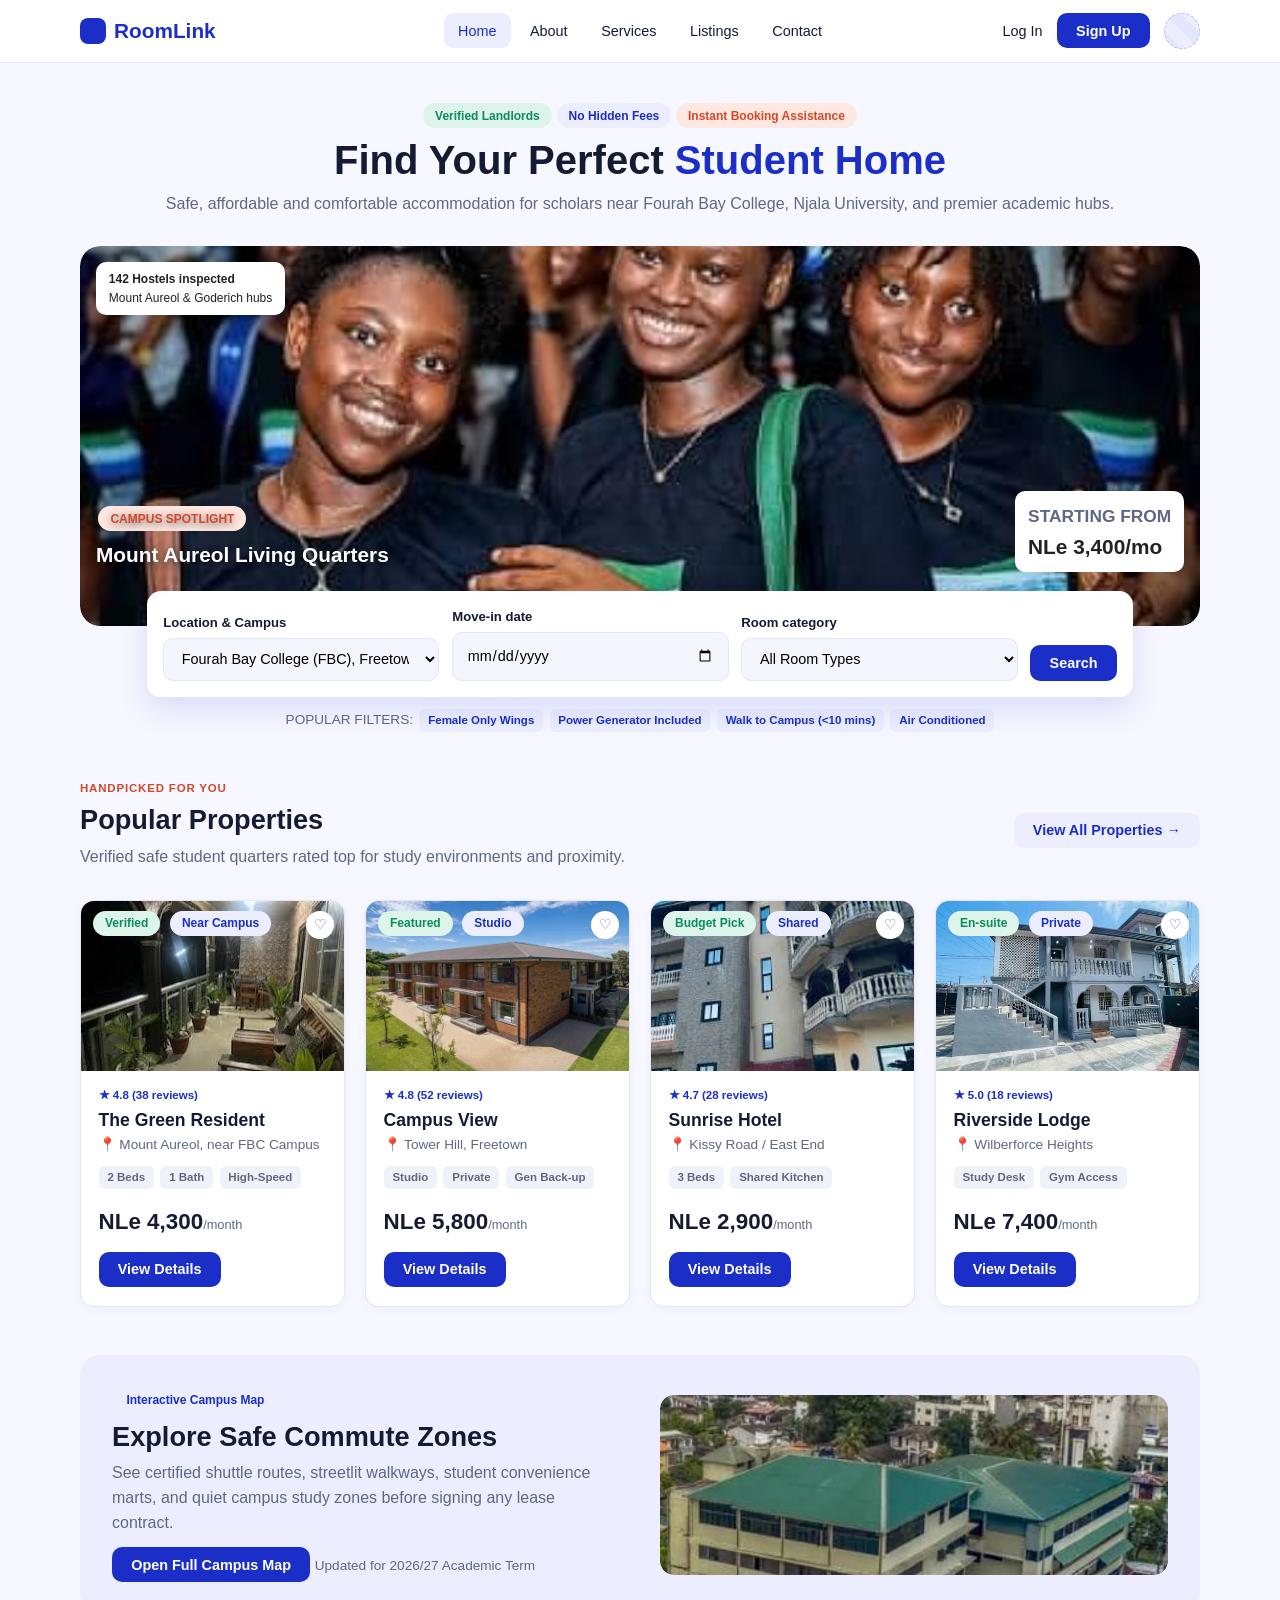
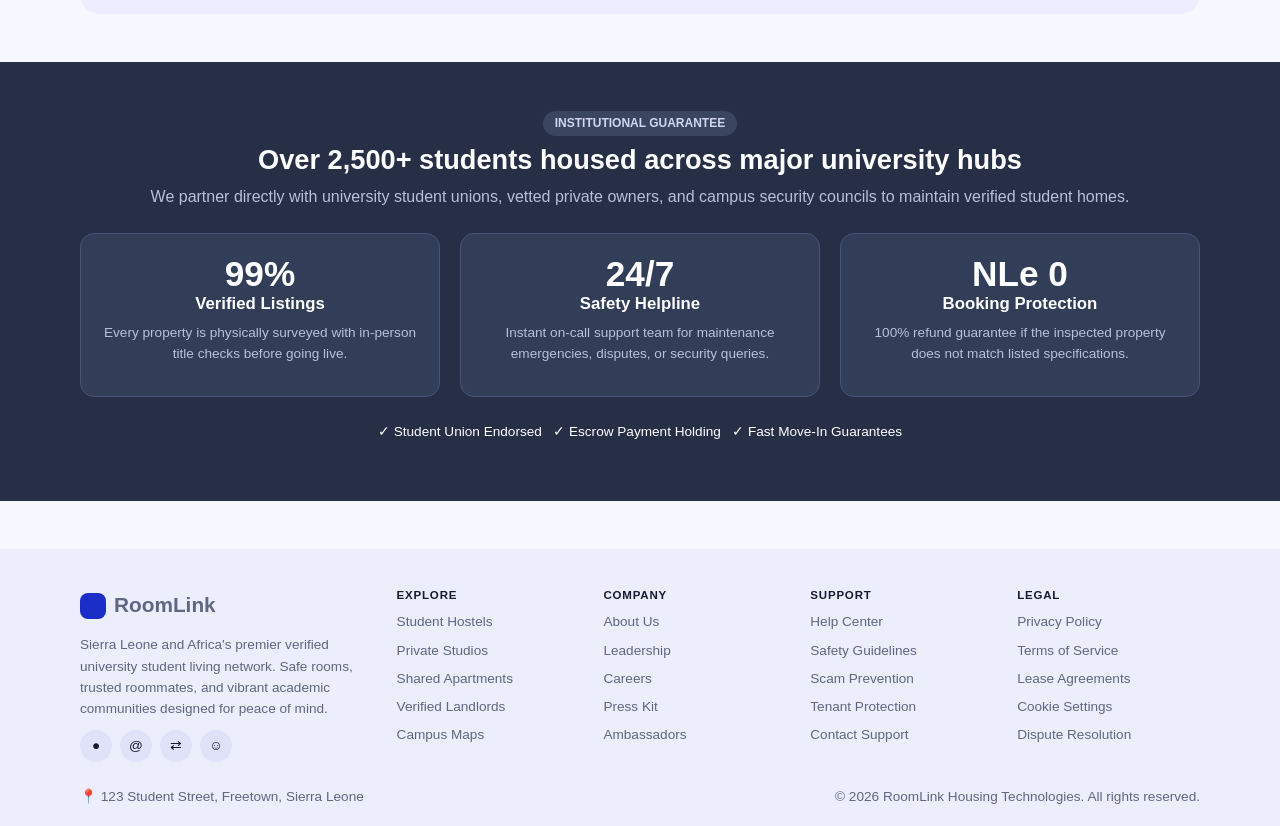
<file: index.html>
<!DOCTYPE html>
<html lang="en">
    <head>
        <meta charset="UTF-8">
        <meta name="viewport" content="width=device-width, initial-scale=1">
        <title>Home | RoomLink</title>
        <meta name="description" content="RoomLink: verified student accommodation in Sierra Leone.">
        <link rel="stylesheet" href="css/style.css">
    </head>
    <body>
        <header class="site-header">
            <div class="container header-inner">
                <a class="logo" href="index.html"><i></i>RoomLink</a> <button class="menu-toggle" aria-label="Menu" aria-expanded="false">&#9776;</button>
                <!-- MAIN NAVIGATION: -->
                <nav aria-label="Main">
                    <ul class="nav-list">
                        <li><a href="index.html" class="active" aria-current="page">Home</a></li>
                        <li><a href="about.html">About</a></li>
                        <li><a href="services.html">Services</a></li>
                        <li><a href="listings.html">Listings</a></li>
                        <li><a href="contact.html">Contact</a></li>
                        <li class="mob"><a href="login.html">Log In</a></li>
                        <li class="mob"><a href="login.html">Sign Up</a></li>
                    </ul>
                </nav>
                <!-- Right side of the header: login link, sign-up button and profile photo placeholder. -->
                <div class="auth">
                    <a href="login.html">Log In</a><a class="btn" href="login.html">Sign Up</a>
                    <div class="ph round avatar" title="Profile photo"></div>
                </div>
            </div>
        </header>

        <!-- MAIN:-->
        <main>
            <!-- HERO SECTION-->
            <section class="container hero">
                <span class="pill g">Verified Landlords</span><span class="pill">No Hidden Fees</span><span class="pill o">Instant Booking Assistance</span>
                <h1>Find Your Perfect <span class="blue-text">Student Home</span></h1>
                <p class="muted">Safe, affordable and comfortable accommodation for scholars near Fourah Bay College, Njala University, and premier academic hubs.</p>
                <div class="ph has-img big">
                    <img class="photo" src="images/limkokwing-students.jpg" alt="Students on campus in Freetown" loading="lazy">
                    <div class="over tl"><strong>142 Hostels inspected</strong><br>Mount Aureol &amp; Goderich hubs</div>
                    <div class="over bl"><span class="pill o">CAMPUS SPOTLIGHT</span><br>Mount Aureol Living Quarters</div>
                    <div class="over br"><small class="muted">STARTING FROM</small><br>NLe 3,400/mo</div>
                </div>
                <!--FORM-->
                <form class="searchbar" action="listings.html">
                    <div>
                        <label for="loc">Location &amp; Campus</label>
                        <select id="loc">
                            <option>Fourah Bay College (FBC), Freetown</option>
                            <option>Njala University</option>
                        </select>
                    </div>
                    <div><label for="mv">Move-in date</label><input id="mv" type="date"></div>
                    <div>
                        <label for="rc">Room category</label>
                        <select id="rc">
                            <option>All Room Types</option>
                            <option>Shared</option>
                            <option>Private</option>
                        </select>
                    </div>
                    <button class="btn" type="submit">Search</button>
                </form>
                <!-- Quick filter chips under the search bar. -->
                <div class="chips"><span class="sm muted">POPULAR FILTERS:</span><span class="chip">Female Only Wings</span><span class="chip">Power Generator Included</span><span class="chip">Walk to Campus (&lt;10 mins)</span><span class="chip">Air Conditioned</span></div>
            </section>

            <!-- POPULAR PROPERTIES:-->
            <section class="container section">
                <div class="row" style="margin-bottom:1.2rem">
                    <div>
                        <span class="label o">Handpicked for you</span>
                        <h2>Popular Properties</h2>
                        <p class="muted">Verified safe student quarters rated top for study environments and proximity.</p>
                    </div>
                    <a class="btn light" href="listings.html">View All Properties &rarr;</a>
                </div>
                <div class="grid g4">
                    <article class="card prop">
                        <div class="ph has-img" style="position:relative">
                            <img class="photo" src="images/the-green-resident.jpeg" alt="The Green Resident balcony and garden" loading="lazy">
                            <div class="badges"><span class="pill g">Verified</span><span class="pill">Near Campus</span></div>
                            <div class="heart">&#9825;</div>
                        </div>
                        <div class="body">
                            <div class="meta"><span class="blue-text">&#9733; 4.8 (38 reviews)</span></div>
                            <h3>The Green Resident</h3>
                            <p class="muted sm">&#128205; Mount Aureol, near FBC Campus</p>
                            <div class="chips"><span class="chip gray">2 Beds</span><span class="chip gray">1 Bath</span><span class="chip gray">High-Speed</span></div>
                            <div class="row"><span class="price">NLe 4,300<small>/month</small></span><a class="btn" href="contact.html">View Details</a></div>
                        </div>
                    </article>
                    <article class="card prop">
                        <div class="ph has-img" style="position:relative">
                            <img class="photo" src="images/campus-view.jpeg" alt="Campus View student residence" loading="lazy">
                            <div class="badges"><span class="pill g">Featured</span><span class="pill">Studio</span></div>
                            <div class="heart">&#9825;</div>
                        </div>
                        <div class="body">
                            <div class="meta"><span class="blue-text">&#9733; 4.8 (52 reviews)</span></div>
                            <h3>Campus View</h3>
                            <p class="muted sm">&#128205; Tower Hill, Freetown</p>
                            <div class="chips"><span class="chip gray">Studio</span><span class="chip gray">Private</span><span class="chip gray">Gen Back-up</span></div>
                            <div class="row"><span class="price">NLe 5,800<small>/month</small></span><a class="btn" href="contact.html">View Details</a></div>
                        </div>
                    </article>
                    <article class="card prop">
                        <div class="ph has-img" style="position:relative">
                            <img class="photo" src="images/greenfield.jpeg" alt="Sunrise Hotel student accommodation building" loading="lazy">
                            <div class="badges"><span class="pill g">Budget Pick</span><span class="pill">Shared</span></div>
                            <div class="heart">&#9825;</div>
                        </div>
                        <div class="body">
                            <div class="meta"><span class="blue-text">&#9733; 4.7 (28 reviews)</span></div>
                            <h3>Sunrise Hotel</h3>
                            <p class="muted sm">&#128205; Kissy Road / East End</p>
                            <div class="chips"><span class="chip gray">3 Beds</span><span class="chip gray">Shared Kitchen</span></div>
                            <div class="row"><span class="price">NLe 2,900<small>/month</small></span><a class="btn" href="contact.html">View Details</a></div>
                        </div>
                    </article>
                    <article class="card prop">
                        <div class="ph has-img" style="position:relative">
                            <img class="photo" src="images/standardized-living.jpeg" alt="Riverside Lodge exterior" loading="lazy">
                            <div class="badges"><span class="pill g">En-suite</span><span class="pill">Private</span></div>
                            <div class="heart">&#9825;</div>
                        </div>
                        <div class="body">
                            <div class="meta"><span class="blue-text">&#9733; 5.0 (18 reviews)</span></div>
                            <h3>Riverside Lodge</h3>
                            <p class="muted sm">&#128205; Wilberforce Heights</p>
                            <div class="chips"><span class="chip gray">Study Desk</span><span class="chip gray">Gym Access</span></div>
                            <div class="row"><span class="price">NLe 7,400<small>/month</small></span><a class="btn" href="contact.html">View Details</a></div>
                        </div>
                    </article>
                </div>
            </section>

            <!-- MAP PANEL -->
            <section class="container">
                <div class="mapbox split">
                    <div>
                        <span class="pill">Interactive Campus Map</span>
                        <h2>Explore Safe Commute Zones</h2>
                        <p class="muted">See certified shuttle routes, streetlit walkways, student convenience marts, and quiet campus study zones before signing any lease contract.</p>
                        <a class="btn" href="listings.html">Open Full Campus Map</a> <span class="sm muted">Updated for 2026/27 Academic Term</span>
                    </div>
                    <div class="ph has-img"><img class="photo" src="images/apex-campus.jpg" alt="Aerial view of the city and campus commute zone" loading="lazy"></div>
                </div>
            </section>

            <!-- DARK GUARANTEE BAND -->
            <section class="dark section" style="margin-top:3rem">
                <div class="container center">
                    <span class="pill dk">INSTITUTIONAL GUARANTEE</span>
                    <h2>Over 2,500+ students housed across major university hubs</h2>
                    <p class="muted">We partner directly with university student unions, vetted private owners, and campus security councils to maintain verified student homes.</p>
                    <div class="grid g3" style="margin-top:1.5rem">
                        <div class="card">
                            <div class="stat">99%</div>
                            <h3>Verified Listings</h3>
                            <p class="muted sm">Every property is physically surveyed with in-person title checks before going live.</p>
                        </div>
                        <div class="card">
                            <div class="stat">24/7</div>
                            <h3>Safety Helpline</h3>
                            <p class="muted sm">Instant on-call support team for maintenance emergencies, disputes, or security queries.</p>
                        </div>
                        <div class="card">
                            <div class="stat">NLe 0</div>
                            <h3>Booking Protection</h3>
                            <p class="muted sm">100% refund guarantee if the inspected property does not match listed specifications.</p>
                        </div>
                    </div>
                    <p class="sm" style="margin-top:1.5rem">&#10003; Student Union Endorsed &nbsp; &#10003; Escrow Payment Holding &nbsp; &#10003; Fast Move-In Guarantees</p>
                </div>
            </section>
        </main>

        <!-- FOOTER: same on every page -->
        <footer class="site-footer">
            <div class="container">
                <div class="fgrid">
                    <div>
                        <a class="logo" href="index.html"><i></i>RoomLink</a>
                        <p class="muted" style="margin-top:.8rem">Sierra Leone and Africa's premier verified university student living network. Safe rooms, trusted roommates, and vibrant academic communities designed for peace of mind.</p>
                        <div class="socials"><span>&#9679;</span><span>@</span><span>&#8644;</span><span>&#9786;</span></div>
                    </div>
                    <div>
                        <h3>EXPLORE</h3>
                        <ul>
                            <li><a href="#">Student Hostels</a></li>
                            <li><a href="#">Private Studios</a></li>
                            <li><a href="#">Shared Apartments</a></li>
                            <li><a href="#">Verified Landlords</a></li>
                            <li><a href="#">Campus Maps</a></li>
                        </ul>
                    </div>
                    <div>
                        <h3>COMPANY</h3>
                        <ul>
                            <li><a href="#">About Us</a></li>
                            <li><a href="#">Leadership</a></li>
                            <li><a href="#">Careers</a></li>
                            <li><a href="#">Press Kit</a></li>
                            <li><a href="#">Ambassadors</a></li>
                        </ul>
                    </div>
                    <div>
                        <h3>SUPPORT</h3>
                        <ul>
                            <li><a href="#">Help Center</a></li>
                            <li><a href="#">Safety Guidelines</a></li>
                            <li><a href="#">Scam Prevention</a></li>
                            <li><a href="#">Tenant Protection</a></li>
                            <li><a href="#">Contact Support</a></li>
                        </ul>
                    </div>
                    <div>
                        <h3>LEGAL</h3>
                        <ul>
                            <li><a href="#">Privacy Policy</a></li>
                            <li><a href="#">Terms of Service</a></li>
                            <li><a href="#">Lease Agreements</a></li>
                            <li><a href="#">Cookie Settings</a></li>
                            <li><a href="#">Dispute Resolution</a></li>
                        </ul>
                    </div>
                </div>
                <div class="copy"><span>&#128205; 123 Student Street, Freetown, Sierra Leone</span><span>&copy; 2026 RoomLink Housing Technologies. All rights reserved.</span></div>
            </div>
        </footer>

        <!-- JavaScript for the mobile menu (see js/main.js). -->
        <script src="js/main.js"></script>
    </body>
</html>
</file>
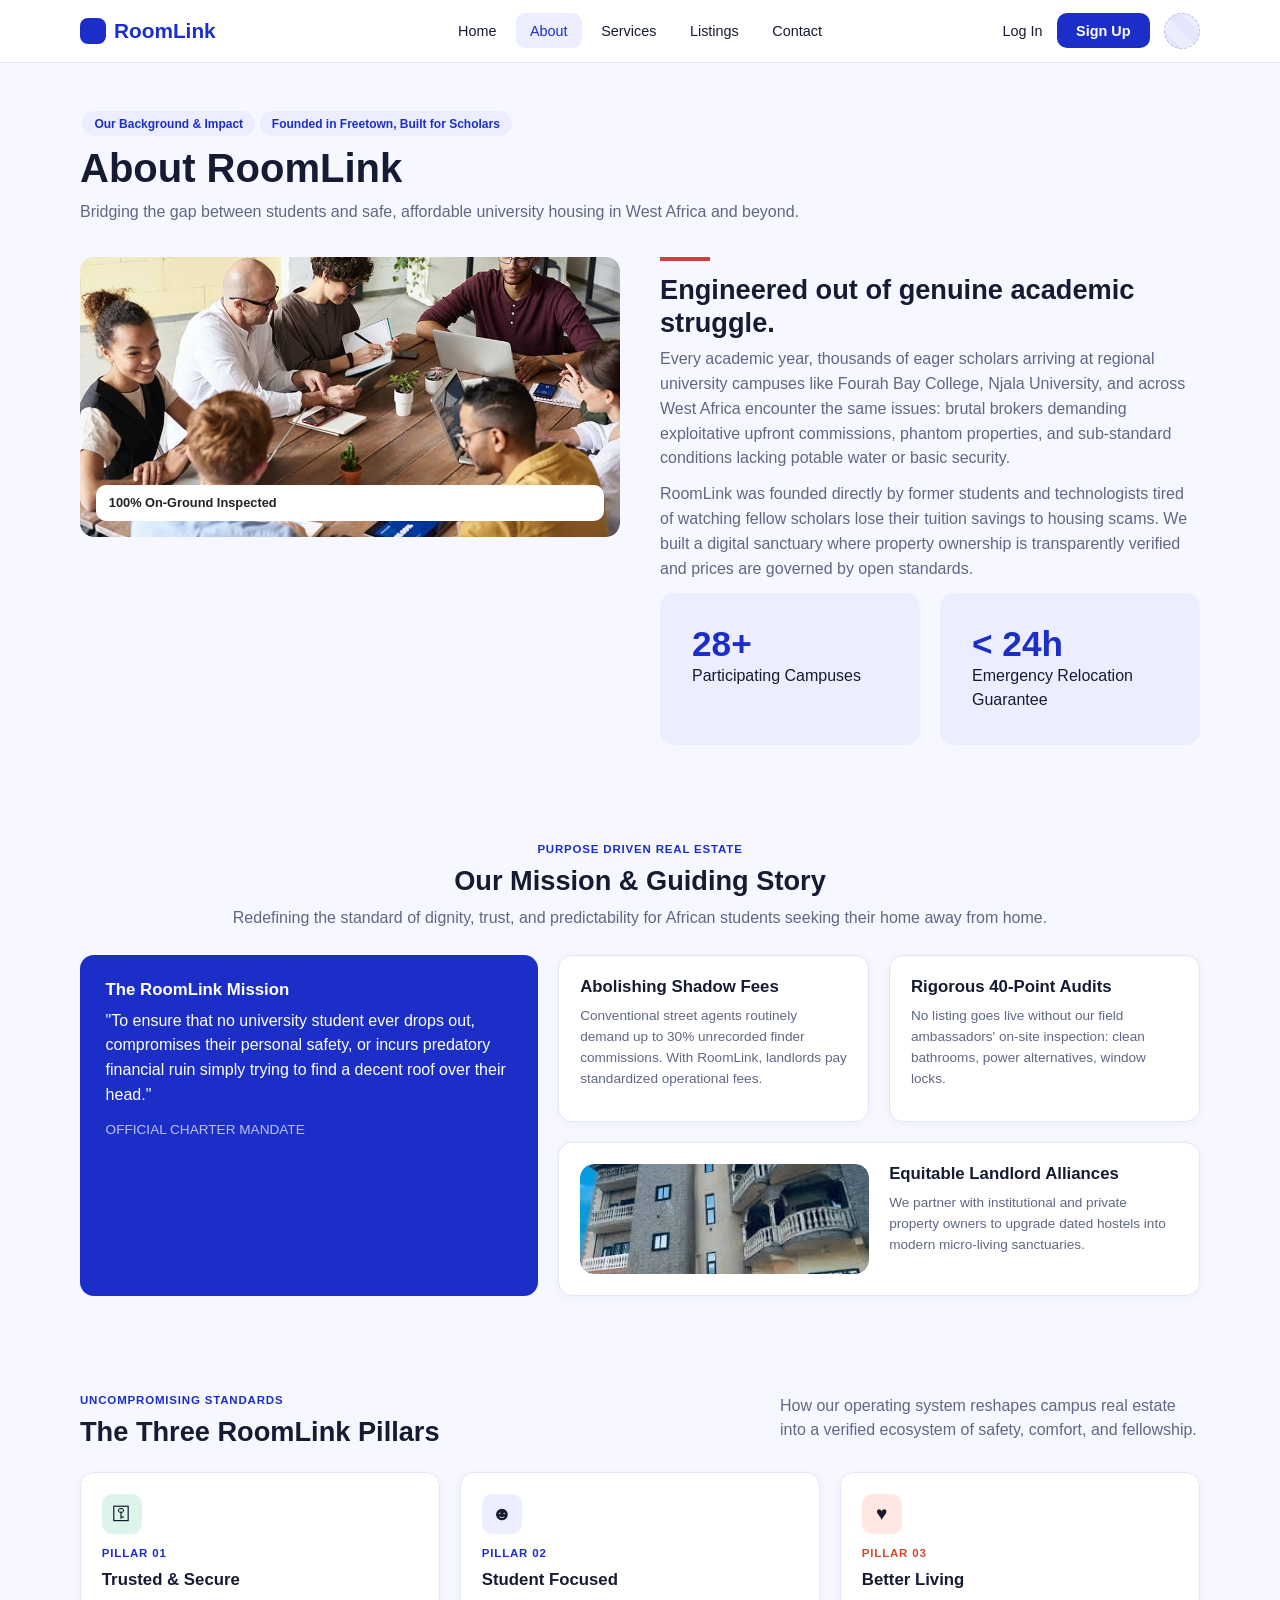
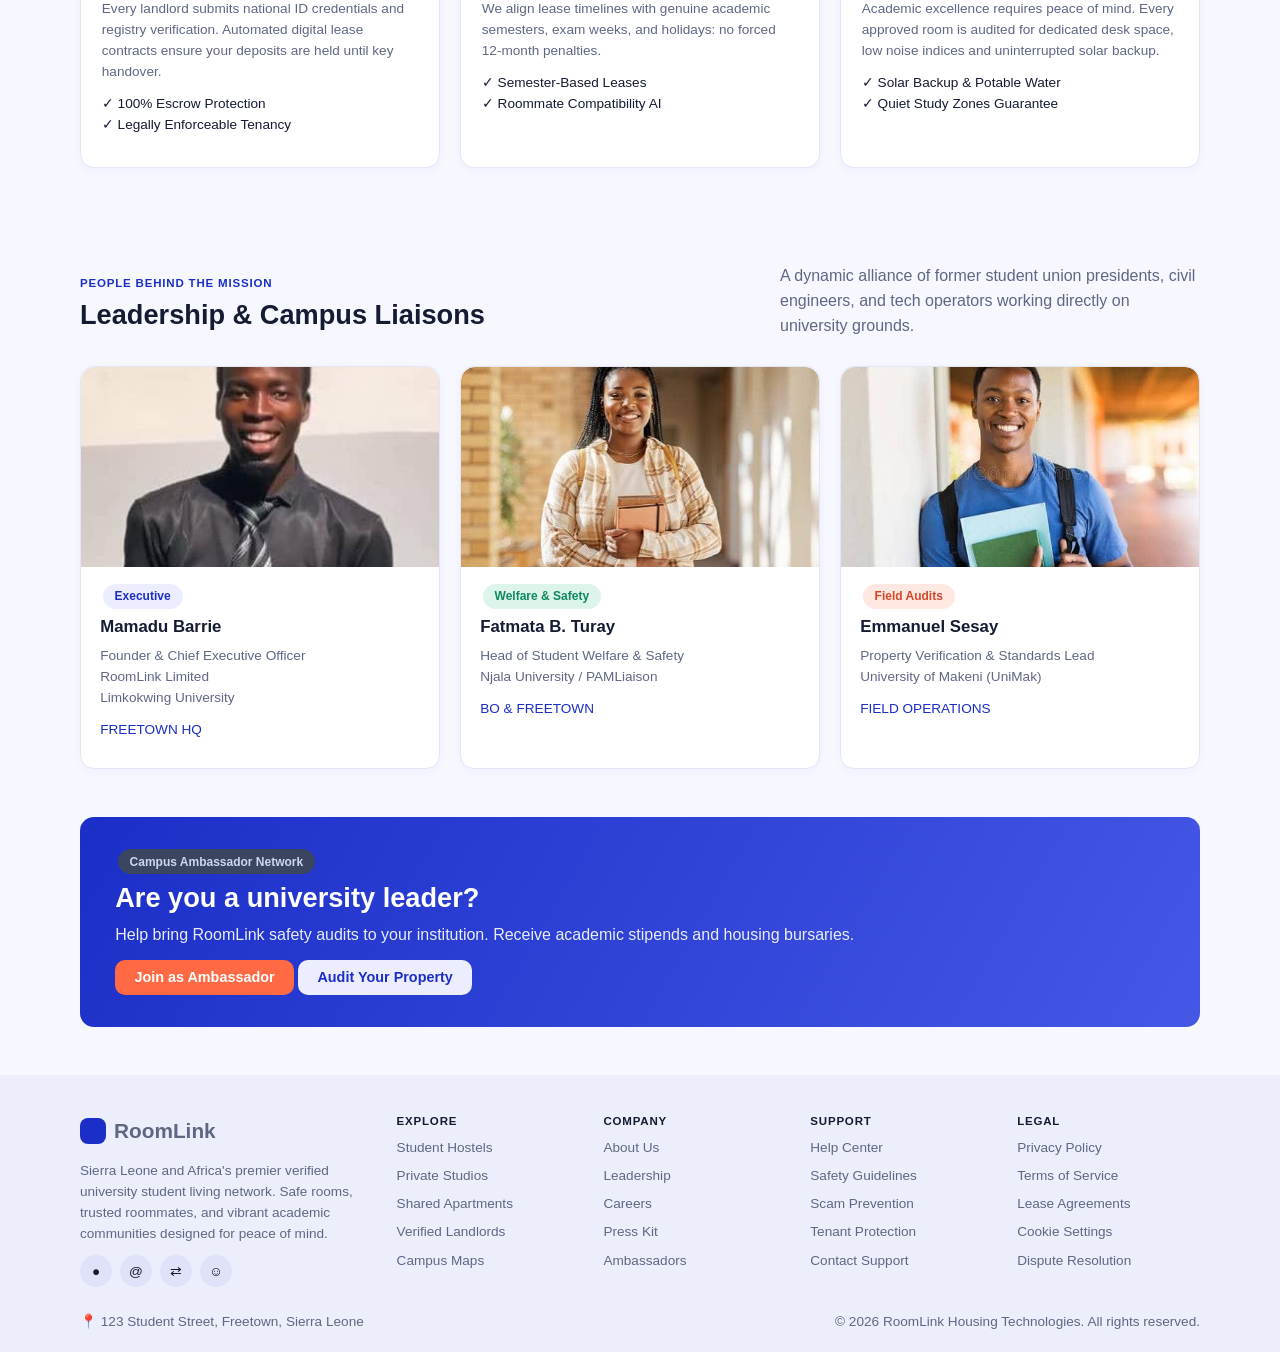
<file: about.html>
<!DOCTYPE html>
<html lang="en">
    <head>
        <meta charset="UTF-8">
        <meta name="viewport" content="width=device-width, initial-scale=1">
        <title>About | RoomLink</title>
        <meta name="description" content="RoomLink: verified student accommodation in Sierra Leone.">
        <link rel="stylesheet" href="css/style.css">
    </head>
    <body>
        <!-- IMAGES: every dashed <div class="ph"> is a placeholder. Replace it with
             <img class="photo" src="images/your-file.jpg" alt="describe the image"> -->

        <!-- HEADER: same on every page; move class="active" to the current page -->
        <header class="site-header">
            <div class="container header-inner">
                <a class="logo" href="index.html"><i></i>RoomLink</a> <button class="menu-toggle" aria-label="Menu" aria-expanded="false">&#9776;</button>
                <!-- MAIN NAVIGATION: one <li> per page. Add a link by copying a <li>. -->
                <nav aria-label="Main">
                    <ul class="nav-list">
                        <li><a href="index.html">Home</a></li>
                        <li><a href="about.html" class="active" aria-current="page">About</a></li>
                        <li><a href="services.html">Services</a></li>
                        <li><a href="listings.html">Listings</a></li>
                        <li><a href="contact.html">Contact</a></li>
                        <li class="mob"><a href="login.html">Log In</a></li>
                        <li class="mob"><a href="login.html">Sign Up</a></li>
                    </ul>
                </nav>
                <!-- Right side of the header: login link, sign-up button and profile photo placeholder. -->
                <div class="auth">
                    <a href="login.html">Log In</a><a class="btn" href="login.html">Sign Up</a>
                    <div class="ph round avatar" title="Profile photo"></div>
                </div>
            </div>
        </header>

        <!-- MAIN: everything between here and </main> is unique to this page. -->
        <main>
            <section class="container section">
                <span class="pill">Our Background &amp; Impact</span><span class="pill">Founded in Freetown, Built for Scholars</span>
                <h1>About RoomLink</h1>
                <p class="muted">Bridging the gap between students and safe, affordable university housing in West Africa and beyond.</p>
                <!-- Two columns: photo placeholder (left) and story text (right). -->
                <div class="split" style="margin-top:2rem;align-items:start">
                    <div>
                        <div class="ph has-img" style="min-height:280px">
                            <img class="photo" src="images/mounting-aureol-team.jpeg" alt="RoomLink team reviewing listings together" loading="lazy">
                            <div class="over" style="position:absolute;bottom:1rem;left:1rem;right:1rem;background:#fff;border-radius:10px;padding:.5rem .8rem;color:#222;text-align:left"><strong>100% On-Ground Inspected</strong></div>
                        </div>
                    </div>
                    <div>
                        <!-- Short red bar above the heading (decoration). -->
                        <div class="accent-bar"></div>
                        <h2>Engineered out of genuine academic struggle.</h2>
                        <p class="muted">Every academic year, thousands of eager scholars arriving at regional university campuses like Fourah Bay College, Njala University, and across West Africa encounter the same issues: brutal brokers demanding exploitative upfront commissions, phantom properties, and sub-standard conditions lacking potable water or basic security.</p>
                        <p class="muted">RoomLink was founded directly by former students and technologists tired of watching fellow scholars lose their tuition savings to housing scams. We built a digital sanctuary where property ownership is transparently verified and prices are governed by open standards.</p>
                        <!-- Two highlighted statistics. -->
                        <div class="grid g2">
                            <div class="strip">
                                <div class="stat blue-text">28+</div>
                                Participating Campuses
                            </div>
                            <div class="strip">
                                <div class="stat blue-text">&lt; 24h</div>
                                Emergency Relocation Guarantee
                            </div>
                        </div>
                    </div>
                </div>
            </section>

            <!-- MISSION -->
            <section class="container section">
                <div class="center">
                    <span class="label">Purpose driven real estate</span>
                    <h2>Our Mission &amp; Guiding Story</h2>
                    <p class="muted">Redefining the standard of dignity, trust, and predictability for African students seeking their home away from home.</p>
                </div>
                <!-- Mission layout: narrow blue card on the left, wider 2x2 card area on the right. -->
                <div class="grid g2 cols-mission" style="margin-top:1.5rem">
                    <!-- Solid blue mission statement card. -->
                    <div class="mission">
                        <h3>The RoomLink Mission</h3>
                        <p>"To ensure that no university student ever drops out, compromises their personal safety, or incurs predatory financial ruin simply trying to find a decent roof over their head."</p>
                        <p class="sm" style="opacity:.7">OFFICIAL CHARTER MANDATE</p>
                    </div>
                    <div class="grid g2">
                        <div class="card">
                            <h3>Abolishing Shadow Fees</h3>
                            <p class="muted sm">Conventional street agents routinely demand up to 30% unrecorded finder commissions. With RoomLink, landlords pay standardized operational fees.</p>
                        </div>
                        <div class="card">
                            <h3>Rigorous 40-Point Audits</h3>
                            <p class="muted sm">No listing goes live without our field ambassadors' on-site inspection: clean bathrooms, power alternatives, window locks.</p>
                        </div>
                        <div class="card span2">
                            <div class="grid g2">
                                <div class="ph has-img" style="min-height:110px"><img class="photo" src="images/greenfield.jpeg" alt="Partner landlord property" loading="lazy"></div>
                                <div>
                                    <h3>Equitable Landlord Alliances</h3>
                                    <p class="muted sm">We partner with institutional and private property owners to upgrade dated hostels into modern micro-living sanctuaries.</p>
                                </div>
                            </div>
                        </div>
                    </div>
                </div>
            </section>

            <!-- PILLARS -->
            <section class="container section">
                <div class="row">
                    <div>
                        <span class="label">Uncompromising standards</span>
                        <h2>The Three RoomLink Pillars</h2>
                    </div>
                    <p class="muted" style="max-width:420px">How our operating system reshapes campus real estate into a verified ecosystem of safety, comfort, and fellowship.</p>
                </div>
                <div class="grid g3" style="margin-top:1rem">
                    <!-- Pillar cards: icon, PILLAR label, title, description and a checklist. -->
                    <div class="card">
                        <div class="icon g">&#9919;</div>
                        <span class="label">Pillar 01</span>
                        <h3>Trusted &amp; Secure</h3>
                        <p class="muted sm">Every landlord submits national ID credentials and registry verification. Automated digital lease contracts ensure your deposits are held until key handover.</p>
                        <p class="sm">&#10003; 100% Escrow Protection<br>&#10003; Legally Enforceable Tenancy</p>
                    </div>
                    <div class="card">
                        <div class="icon">&#9787;</div>
                        <span class="label">Pillar 02</span>
                        <h3>Student Focused</h3>
                        <p class="muted sm">We align lease timelines with genuine academic semesters, exam weeks, and holidays: no forced 12-month penalties.</p>
                        <p class="sm">&#10003; Semester-Based Leases<br>&#10003; Roommate Compatibility AI</p>
                    </div>
                    <div class="card">
                        <div class="icon o">&#9829;</div>
                        <span class="label o">Pillar 03</span>
                        <h3>Better Living</h3>
                        <p class="muted sm">Academic excellence requires peace of mind. Every approved room is audited for dedicated desk space, low noise indices and uninterrupted solar backup.</p>
                        <p class="sm">&#10003; Solar Backup &amp; Potable Water<br>&#10003; Quiet Study Zones Guarantee</p>
                    </div>
                </div>
            </section>

            <!-- LEADERSHIP -->
            <section class="container section">
                <div class="row">
                    <div>
                        <span class="label">People behind the mission</span>
                        <h2>Leadership &amp; Campus Liaisons</h2>
                    </div>
                    <p class="muted" style="max-width:420px">A dynamic alliance of former student union presidents, civil engineers, and tech operators working directly on university grounds.</p>
                </div>
                <div class="grid g3" style="margin-top:1rem">
                    <!-- TEAM CARD: photo placeholder, role pill, name, job title. Copy to add a person. -->
                    <article class="card team">
                        <div class="ph has-img"><img class="photo" src="images/mamadu-barrie.jpg" alt="Mamadu Barrie" loading="lazy"></div>
                        <div class="body">
                            <span class="pill">Executive</span>
                            <h3>Mamadu Barrie</h3>
                            <p class="muted sm">Founder &amp; Chief Executive Officer<br> RoomLink Limited <br> Limkokwing University</p>
                            <p class="sm blue-text">FREETOWN HQ</p>
                        </div>
                    </article>
                    <article class="card team">
                        <div class="ph has-img"><img class="photo" src="images/fatmata-b-turay.jpeg" alt="Fatmata B. Turay" loading="lazy"></div>
                        <div class="body">
                            <span class="pill g">Welfare &amp; Safety</span>
                            <h3> Fatmata B. Turay</h3>
                            <p class="muted sm">Head of Student Welfare &amp; Safety<br>Njala University / PAMLiaison</p>
                            <p class="sm blue-text">BO &amp; FREETOWN</p>
                        </div>
                    </article>
                    <article class="card team">
                        <div class="ph has-img"><img class="photo" src="images/emmanuel-sesay.jpeg" alt="Emmanuel Sesay" loading="lazy"></div>
                        <div class="body">
                            <span class="pill o">Field Audits</span>
                            <h3>Emmanuel Sesay</h3>
                            <p class="muted sm">Property Verification &amp; Standards Lead<br>University of Makeni (UniMak)</p>
                            <p class="sm blue-text">FIELD OPERATIONS</p>
                        </div>
                    </article>
                </div>
            </section>

            <!-- Blue call-to-action banner with two buttons. -->
            <section class="container">
                <div class="cta-band row">
                    <div>
                        <span class="pill dk">Campus Ambassador Network</span>
                        <h2>Are you a university leader?</h2>
                        <p>Help bring RoomLink safety audits to your institution. Receive academic stipends and housing bursaries.</p>
                    </div>
                    <div><a class="btn orange" href="contact.html">Join as Ambassador</a> <a class="btn light" href="contact.html">Audit Your Property</a></div>
                </div>
            </section>
        </main>

        <!-- FOOTER: same on every page -->
        <footer class="site-footer">
            <div class="container">
                <div class="fgrid">
                    <div>
                        <a class="logo" href="index.html"><i></i>RoomLink</a>
                        <p class="muted" style="margin-top:.8rem">Sierra Leone and Africa's premier verified university student living network. Safe rooms, trusted roommates, and vibrant academic communities designed for peace of mind.</p>
                        <div class="socials"><span>&#9679;</span><span>@</span><span>&#8644;</span><span>&#9786;</span></div>
                    </div>
                    <div>
                        <h3>EXPLORE</h3>
                        <ul>
                            <li><a href="#">Student Hostels</a></li>
                            <li><a href="#">Private Studios</a></li>
                            <li><a href="#">Shared Apartments</a></li>
                            <li><a href="#">Verified Landlords</a></li>
                            <li><a href="#">Campus Maps</a></li>
                        </ul>
                    </div>
                    <div>
                        <h3>COMPANY</h3>
                        <ul>
                            <li><a href="#">About Us</a></li>
                            <li><a href="#">Leadership</a></li>
                            <li><a href="#">Careers</a></li>
                            <li><a href="#">Press Kit</a></li>
                            <li><a href="#">Ambassadors</a></li>
                        </ul>
                    </div>
                    <div>
                        <h3>SUPPORT</h3>
                        <ul>
                            <li><a href="#">Help Center</a></li>
                            <li><a href="#">Safety Guidelines</a></li>
                            <li><a href="#">Scam Prevention</a></li>
                            <li><a href="#">Tenant Protection</a></li>
                            <li><a href="#">Contact Support</a></li>
                        </ul>
                    </div>
                    <div>
                        <h3>LEGAL</h3>
                        <ul>
                            <li><a href="#">Privacy Policy</a></li>
                            <li><a href="#">Terms of Service</a></li>
                            <li><a href="#">Lease Agreements</a></li>
                            <li><a href="#">Cookie Settings</a></li>
                            <li><a href="#">Dispute Resolution</a></li>
                        </ul>
                    </div>
                </div>
                <div class="copy"><span>&#128205; 123 Student Street, Freetown, Sierra Leone</span><span>&copy; 2026 RoomLink Housing Technologies. All rights reserved.</span></div>
            </div>
        </footer>

        <!-- JavaScript for the mobile menu (see js/main.js). -->
        <script src="js/main.js"></script>
    </body>
</html>
</file>
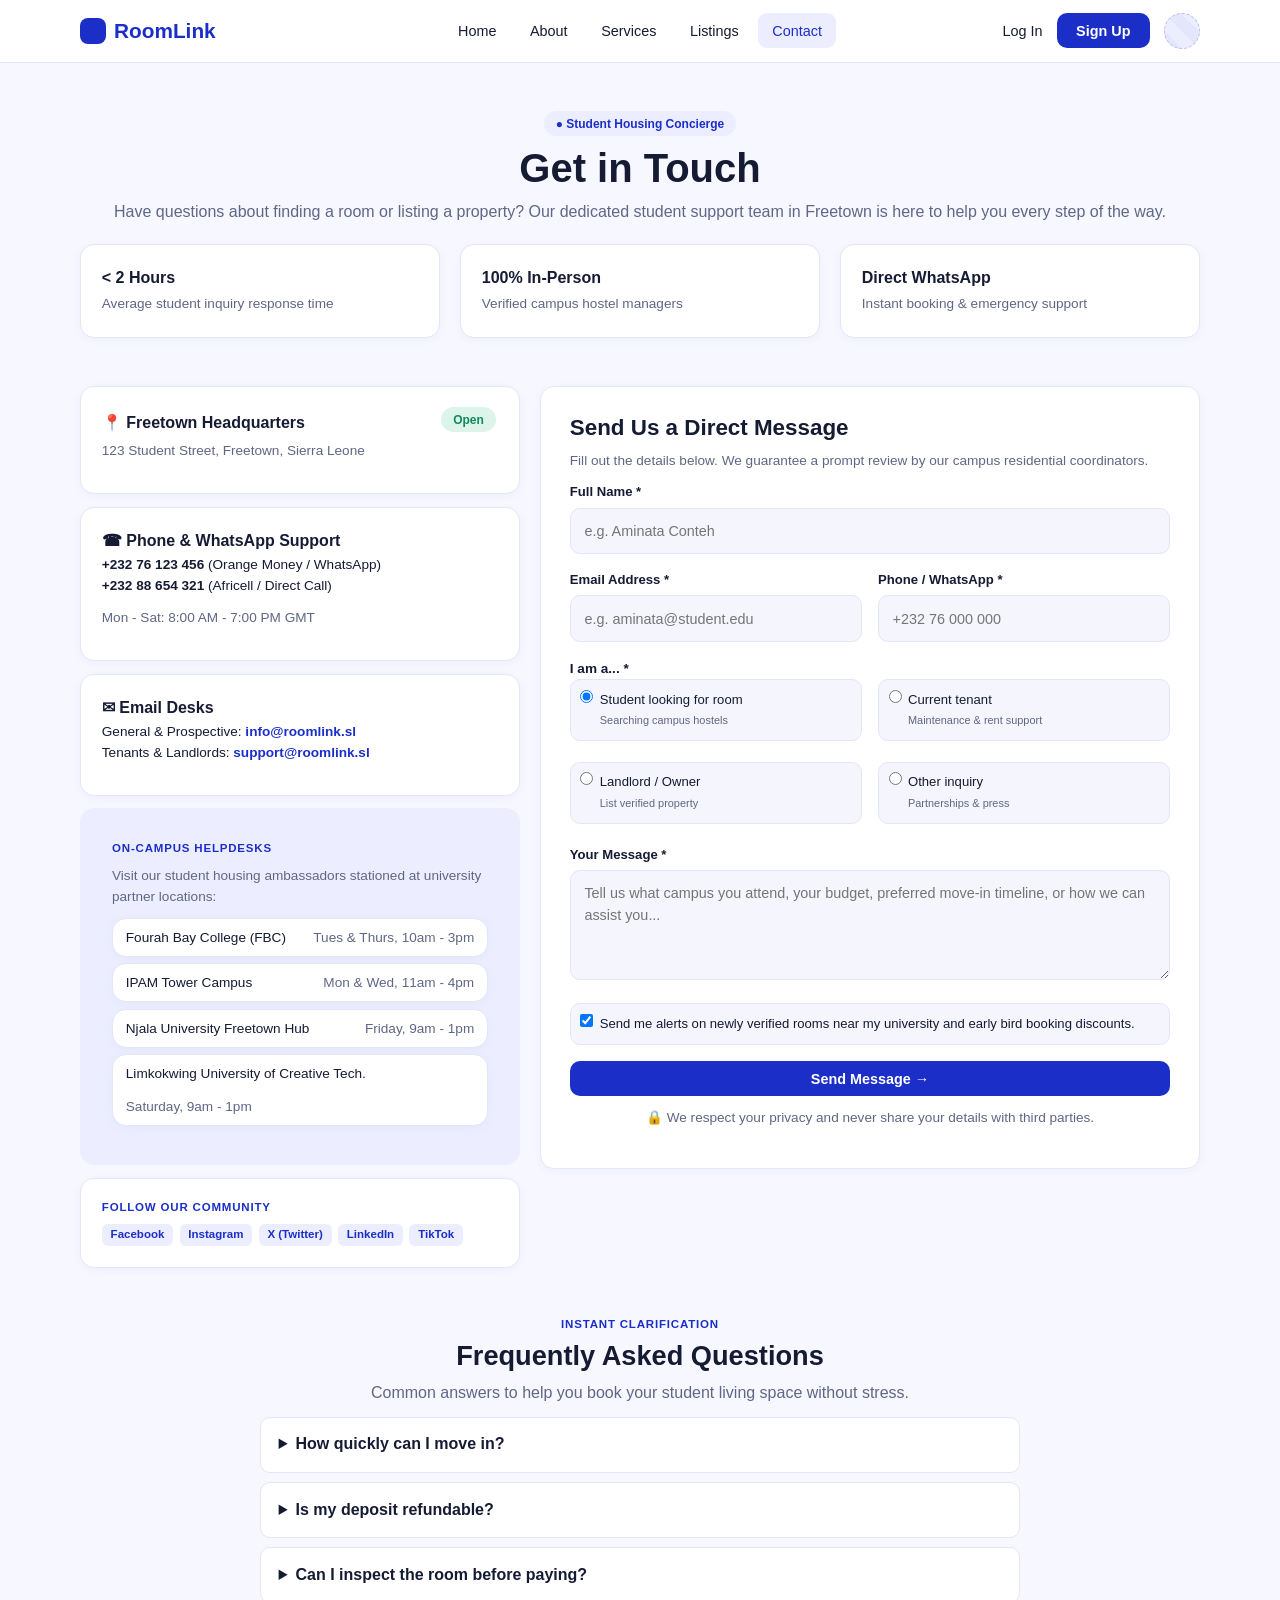
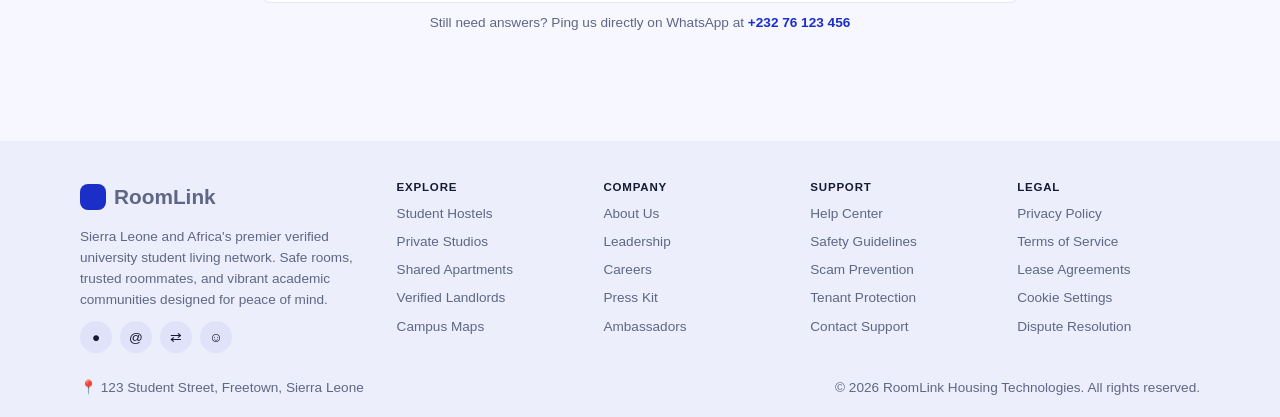
<file: contact.html>
<!DOCTYPE html>
<!-- ROOMLINK: contact.html. Comments like this explain each part of the page.
     Edit the text between tags. Class names (e.g. class="card") are styled in css/style.css. -->
<html lang="en">
    <head>
        <meta charset="UTF-8">
        <!-- Makes the page scale correctly on phones. Keep on every page. -->
        <meta name="viewport" content="width=device-width, initial-scale=1">
        <title>Contact | RoomLink</title>
        <meta name="description" content="RoomLink: verified student accommodation in Sierra Leone.">
        <!-- Loads the shared stylesheet. Every page uses the same file. -->
        <link rel="stylesheet" href="css/style.css">
    </head>
    <body>
        <!-- IMAGES: every dashed <div class="ph"> is a placeholder. Replace it with
             <img class="photo" src="images/your-file.jpg" alt="describe the image"> -->

        <!-- HEADER: same on every page; move class="active" to the current page -->
        <header class="site-header">
            <div class="container header-inner">
                <a class="logo" href="index.html"><i></i>RoomLink</a> <button class="menu-toggle" aria-label="Menu" aria-expanded="false">&#9776;</button>
                <!-- MAIN NAVIGATION: one <li> per page. Add a link by copying a <li>. -->
                <nav aria-label="Main">
                    <ul class="nav-list">
                        <li><a href="index.html">Home</a></li>
                        <li><a href="about.html">About</a></li>
                        <li><a href="services.html">Services</a></li>
                        <li><a href="listings.html">Listings</a></li>
                        <li><a href="contact.html" class="active" aria-current="page">Contact</a></li>
                        <li class="mob"><a href="login.html">Log In</a></li>
                        <li class="mob"><a href="login.html">Sign Up</a></li>
                    </ul>
                </nav>
                <!-- Right side of the header: login link, sign-up button and profile photo placeholder. -->
                <div class="auth">
                    <a href="login.html">Log In</a><a class="btn" href="login.html">Sign Up</a>
                    <div class="ph round avatar" title="Profile photo"></div>
                </div>
            </div>
        </header>

        <!-- MAIN: everything between here and </main> is unique to this page. -->
        <main>
            <section class="container section center">
                <span class="pill">&#9679; Student Housing Concierge</span>
                <h1>Get in Touch</h1>
                <p class="muted">Have questions about finding a room or listing a property? Our dedicated student support team in Freetown is here to help you every step of the way.</p>
                <!-- Three quick-fact cards. -->
                <div class="grid g3" style="margin-top:1.2rem;text-align:left">
                    <div class="card"><strong>&lt; 2 Hours</strong><br><span class="sm muted">Average student inquiry response time</span></div>
                    <div class="card"><strong>100% In-Person</strong><br><span class="sm muted">Verified campus hostel managers</span></div>
                    <div class="card"><strong>Direct WhatsApp</strong><br><span class="sm muted">Instant booking &amp; emergency support</span></div>
                </div>
            </section>

            <!-- Two columns: contact info on the left, message form on the right. -->
            <section class="container grid cols-contact" style="align-items:start">
                <div>
                    <div class="card" style="margin-bottom:.8rem">
                        <div class="row"><strong>&#128205; Freetown Headquarters</strong><span class="pill g">Open</span></div>
                        <p class="muted sm">123 Student Street, Freetown, Sierra Leone</p>
                    </div>
                    <div class="card" style="margin-bottom:.8rem">
                        <strong>&#9742; Phone &amp; WhatsApp Support</strong>
                        <p class="sm"><strong>+232 76 123 456</strong> (Orange Money / WhatsApp)<br><strong>+232 88 654 321</strong> (Africell / Direct Call)</p>
                        <p class="muted sm">Mon - Sat: 8:00 AM - 7:00 PM GMT</p>
                    </div>
                    <div class="card" style="margin-bottom:.8rem">
                        <strong>&#9993; Email Desks</strong>
                        <p class="sm">General &amp; Prospective: <strong class="blue-text">info@roomlink.sl</strong><br>Tenants &amp; Landlords: <strong class="blue-text">support@roomlink.sl</strong></p>
                    </div>
                    <!-- List of campus help desks and their opening days. -->
                    <div class="strip" style="margin-bottom:.8rem">
                        <span class="label">On-Campus Helpdesks</span>
                        <p class="muted sm">Visit our student housing ambassadors stationed at university partner locations:</p>
                        <div class="row sm card" style="padding:.5rem .8rem;margin-bottom:.4rem"><span>Fourah Bay College (FBC)</span><span class="muted">Tues &amp; Thurs, 10am - 3pm</span></div>
                        <div class="row sm card" style="padding:.5rem .8rem;margin-bottom:.4rem"><span>IPAM Tower Campus</span><span class="muted">Mon &amp; Wed, 11am - 4pm</span></div>
                        <div class="row sm card" style="padding:.5rem .8rem;margin-bottom:.4rem"><span>Njala University Freetown Hub</span><span class="muted">Friday, 9am - 1pm</span></div>
                        <div class="row sm card" style="padding:.5rem .8rem;margin-bottom:.4rem"><span>Limkokwing University of Creative Tech.</span><span class="muted">Saturday, 9am - 1pm</span></div>
                    </div>
                    <div class="card">
                        <span class="label">Follow our community</span>
                        <div class="chips"><span class="chip">Facebook</span><span class="chip">Instagram</span><span class="chip">X (Twitter)</span><span class="chip">LinkedIn</span><span class="chip">TikTok</span></div>
                    </div>
                </div>
                <!-- FORM: action="#" is a placeholder; sending needs a backend or form service -->
                <form class="card" action="#" method="post" style="padding:1.8rem">
                    <h2 style="font-size:1.4rem">Send Us a Direct Message</h2>
                    <p class="muted sm">Fill out the details below. We guarantee a prompt review by our campus residential coordinators.</p>
                    <div class="fg"><label for="n">Full Name *</label><input id="n" required placeholder="e.g. Aminata Conteh"></div>
                    <div class="two fg">
                        <div><label for="e">Email Address *</label><input id="e" type="email" required placeholder="e.g. aminata@student.edu"></div>
                        <div><label for="p">Phone / WhatsApp *</label><input id="p" type="tel" required placeholder="+232 76 000 000"></div>
                    </div>
                    <!-- I am a choices. All radios share one name so only one can be chosen. -->
                    <fieldset class="fg" style="border:0">
                        <legend class="sm"><strong>I am a... *</strong></legend>
                        <div class="two"><label class="opt"><input type="radio" name="r" checked><span>Student looking for room<br><small class="muted">Searching campus hostels</small></span></label><label class="opt"><input type="radio" name="r"><span>Current tenant<br><small class="muted">Maintenance &amp; rent support</small></span></label><label class="opt"><input type="radio" name="r"><span>Landlord / Owner<br><small class="muted">List verified property</small></span></label><label class="opt"><input type="radio" name="r"><span>Other inquiry<br><small class="muted">Partnerships &amp; press</small></span></label></div>
                    </fieldset>
                    <div class="fg"><label for="m">Your Message *</label><textarea id="m" required placeholder="Tell us what campus you attend, your budget, preferred move-in timeline, or how we can assist you..."></textarea></div>
                    <!-- Checkbox for email alerts (checked by default). -->
                    <label class="opt fg"><input type="checkbox" checked><span>Send me alerts on newly verified rooms near my university and early bird booking discounts.</span></label> <button class="btn block" type="submit">Send Message &rarr;</button>
                    <p class="center sm muted" style="margin-top:.7rem">&#128274; We respect your privacy and never share your details with third parties.</p>
                </form>
            </section>

            <!-- FAQ: each <details> is a question that opens on click. <summary> is the question text. -->
            <section class="container section" style="max-width:760px">
                <div class="center">
                    <span class="label">Instant clarification</span>
                    <h2>Frequently Asked Questions</h2>
                    <p class="muted">Common answers to help you book your student living space without stress.</p>
                </div>
                <details>
                    <summary>How quickly can I move in?</summary>
                    <p class="muted sm">Often within 48 hours of booking confirmation.</p>
                </details>
                <details>
                    <summary>Is my deposit refundable?</summary>
                    <p class="muted sm">Yes. Deposits stay in escrow until you verify the room.</p>
                </details>
                <details>
                    <summary>Can I inspect the room before paying?</summary>
                    <p class="muted sm">Yes. Book a virtual or in-person tour first.</p>
                </details>
                <p class="center sm muted">Still need answers? Ping us directly on WhatsApp at <strong class="blue-text">+232 76 123 456</strong></p>
            </section>
        </main>

        <!-- FOOTER: same on every page -->
        <footer class="site-footer">
            <div class="container">
                <div class="fgrid">
                    <div>
                        <a class="logo" href="index.html"><i></i>RoomLink</a>
                        <p class="muted" style="margin-top:.8rem">Sierra Leone and Africa's premier verified university student living network. Safe rooms, trusted roommates, and vibrant academic communities designed for peace of mind.</p>
                        <div class="socials"><span>&#9679;</span><span>@</span><span>&#8644;</span><span>&#9786;</span></div>
                    </div>
                    <div>
                        <h3>EXPLORE</h3>
                        <ul>
                            <li><a href="#">Student Hostels</a></li>
                            <li><a href="#">Private Studios</a></li>
                            <li><a href="#">Shared Apartments</a></li>
                            <li><a href="#">Verified Landlords</a></li>
                            <li><a href="#">Campus Maps</a></li>
                        </ul>
                    </div>
                    <div>
                        <h3>COMPANY</h3>
                        <ul>
                            <li><a href="#">About Us</a></li>
                            <li><a href="#">Leadership</a></li>
                            <li><a href="#">Careers</a></li>
                            <li><a href="#">Press Kit</a></li>
                            <li><a href="#">Ambassadors</a></li>
                        </ul>
                    </div>
                    <div>
                        <h3>SUPPORT</h3>
                        <ul>
                            <li><a href="#">Help Center</a></li>
                            <li><a href="#">Safety Guidelines</a></li>
                            <li><a href="#">Scam Prevention</a></li>
                            <li><a href="#">Tenant Protection</a></li>
                            <li><a href="#">Contact Support</a></li>
                        </ul>
                    </div>
                    <div>
                        <h3>LEGAL</h3>
                        <ul>
                            <li><a href="#">Privacy Policy</a></li>
                            <li><a href="#">Terms of Service</a></li>
                            <li><a href="#">Lease Agreements</a></li>
                            <li><a href="#">Cookie Settings</a></li>
                            <li><a href="#">Dispute Resolution</a></li>
                        </ul>
                    </div>
                </div>
                <div class="copy"><span>&#128205; 123 Student Street, Freetown, Sierra Leone</span><span>&copy; 2026 RoomLink Housing Technologies. All rights reserved.</span></div>
            </div>
        </footer>

        <!-- JavaScript for the mobile menu (see js/main.js). -->
        <script src="js/main.js"></script>
    </body>
</html>
</file>
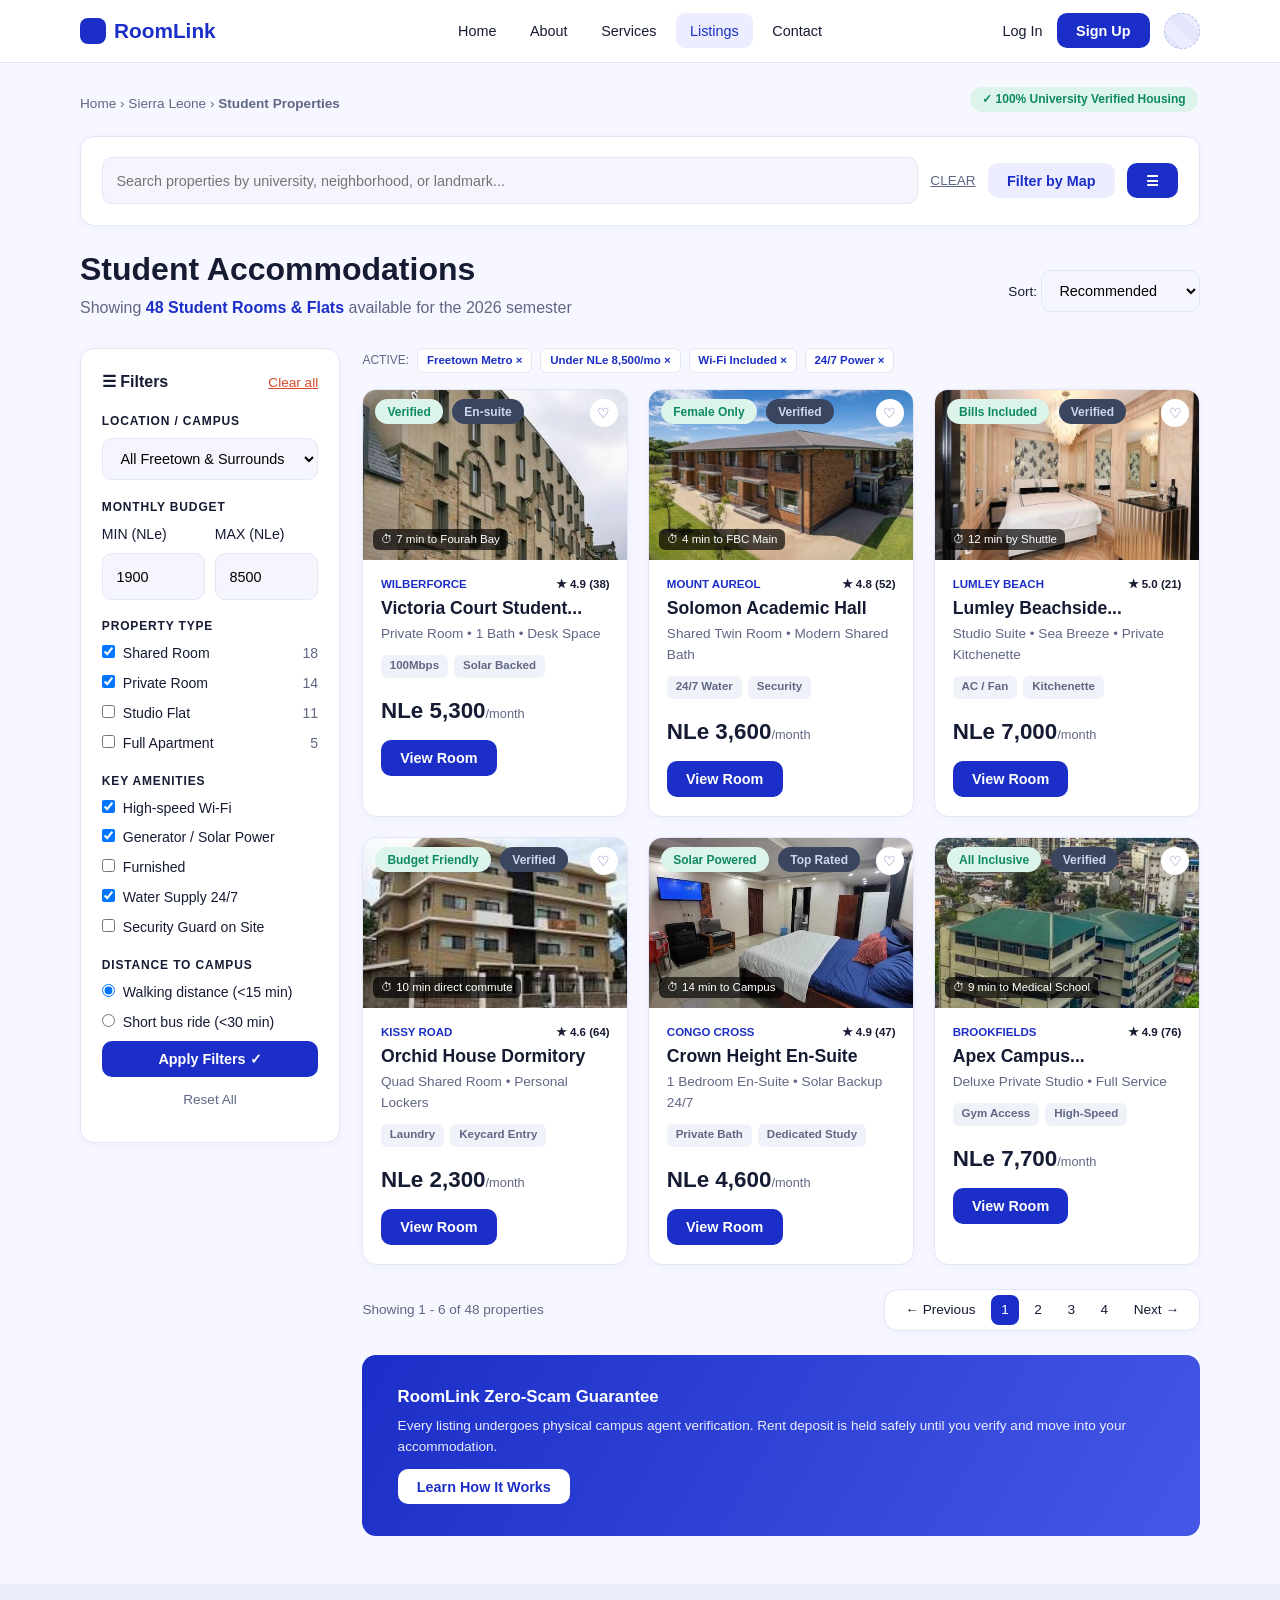
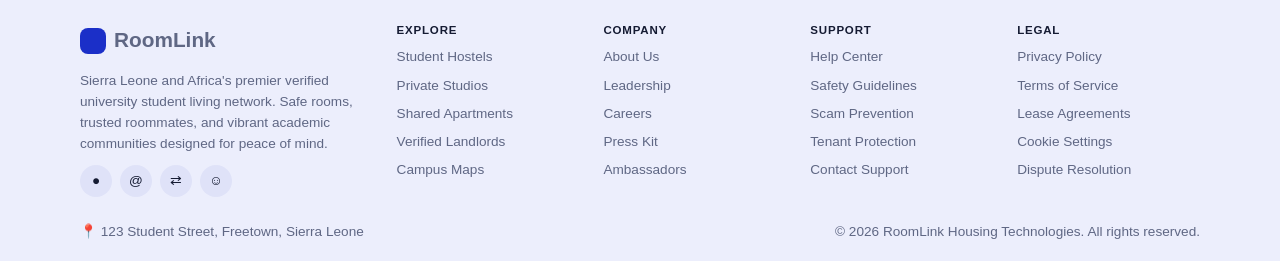
<file: listings.html>
<!DOCTYPE html>
<!-- ROOMLINK: listings.html. Comments like this explain each part of the page.
     Edit the text between tags. Class names (e.g. class="card") are styled in css/style.css. -->
<html lang="en">
    <head>
        <meta charset="UTF-8">
        <!-- Makes the page scale correctly on phones. Keep on every page. -->
        <meta name="viewport" content="width=device-width, initial-scale=1">
        <title>Listings | RoomLink</title>
        <meta name="description" content="RoomLink: verified student accommodation in Sierra Leone.">
        <!-- Loads the shared stylesheet. Every page uses the same file. -->
        <link rel="stylesheet" href="css/style.css">
    </head>
    <body>
        <!-- IMAGES: every dashed <div class="ph"> is a placeholder. Replace it with
             <img class="photo" src="images/your-file.jpg" alt="describe the image"> -->

        <!-- HEADER: same on every page; move class="active" to the current page -->
        <header class="site-header">
            <div class="container header-inner">
                <a class="logo" href="index.html"><i></i>RoomLink</a> <button class="menu-toggle" aria-label="Menu" aria-expanded="false">&#9776;</button>
                <!-- MAIN NAVIGATION: one <li> per page. Add a link by copying a <li>. -->
                <nav aria-label="Main">
                    <ul class="nav-list">
                        <li><a href="index.html">Home</a></li>
                        <li><a href="about.html">About</a></li>
                        <li><a href="services.html">Services</a></li>
                        <li><a href="listings.html" class="active" aria-current="page">Listings</a></li>
                        <li><a href="contact.html">Contact</a></li>
                        <li class="mob"><a href="login.html">Log In</a></li>
                        <li class="mob"><a href="login.html">Sign Up</a></li>
                    </ul>
                </nav>
                <!-- Right side of the header: login link, sign-up button and profile photo placeholder. -->
                <div class="auth">
                    <a href="login.html">Log In</a><a class="btn" href="login.html">Sign Up</a>
                    <div class="ph round avatar" title="Profile photo"></div>
                </div>
            </div>
        </header>

        <!-- MAIN: everything between here and </main> is unique to this page. -->
        <main>
            <section class="container" style="padding-top:1.5rem">
                <!-- Breadcrumb trail on the left, verified badge on the right. -->
                <div class="row sm"><span class="muted">Home &rsaquo; Sierra Leone &rsaquo; <strong class="text">Student Properties</strong></span><span class="pill g">&#10003; 100% University Verified Housing</span></div>
                <!-- Search bar: input, CLEAR link, map button and filter button. -->
                <form class="card row searchrow" style="margin:1rem 0" action="#"><input type="search" aria-label="Search" placeholder="Search properties by university, neighborhood, or landmark..." style="flex:1"><a href="#" class="sm muted">CLEAR</a><a class="btn light" href="#">Filter by Map</a><button class="btn" type="submit" aria-label="Filters">&#9776;</button></form>
                <div class="row" style="margin-top:1.5rem">
                    <div>
                        <h1 style="font-size:2rem">Student Accommodations</h1>
                        <p class="muted">Showing <strong class="blue-text">48 Student Rooms &amp; Flats</strong> available for the 2026 semester</p>
                    </div>
                    <div class="sm">
                        Sort:
                        <select style="width:auto;display:inline-block" aria-label="Sort">
                            <option>Recommended</option>
                            <option>Price: low to high</option>
                        </select>
                    </div>
                </div>
            </section>
            <section class="container sidebar-layout" style="margin-top:1rem">
                <!-- FILTER SIDEBAR: filtering logic needs JavaScript -->
                <aside class="card filters" aria-label="Filters">
                    <div class="row"><strong>&#9776; Filters</strong><a href="#" class="sm" style="color:#d4482a">Clear all</a></div>
                    <h3>Location / Campus</h3>
                    <select aria-label="Campus">
                        <option>All Freetown &amp; Surrounds</option>
                    </select>
                    <h3>Monthly Budget</h3>
                    <div class="minmax">
                        <div><label for="mn">MIN (NLe)</label><input id="mn" type="number" value="1900"></div>
                        <div><label for="mx">MAX (NLe)</label><input id="mx" type="number" value="8500"></div>
                    </div>
                    <h3>Property Type</h3>
                    <label><span><input type="checkbox" checked>Shared Room</span><span class="muted">18</span></label><label><span><input type="checkbox" checked>Private Room</span><span class="muted">14</span></label><label><span><input type="checkbox">Studio Flat</span><span class="muted">11</span></label><label><span><input type="checkbox">Full Apartment</span><span class="muted">5</span></label>
                    <h3>Key Amenities</h3>
                    <label><span><input type="checkbox" checked>High-speed Wi-Fi</span><span class="muted"></span></label><label><span><input type="checkbox" checked>Generator / Solar Power</span><span class="muted"></span></label><label><span><input type="checkbox">Furnished</span><span class="muted"></span></label><label><span><input type="checkbox" checked>Water Supply 24/7</span><span class="muted"></span></label><label><span><input type="checkbox">Security Guard on Site</span><span class="muted"></span></label>
                    <h3>Distance to Campus</h3>
                    <label><span><input type="radio" name="d" checked>Walking distance (&lt;15 min)</span></label><label><span><input type="radio" name="d">Short bus ride (&lt;30 min)</span></label> <button class="btn block">Apply Filters &#10003;</button>
                    <p class="center sm muted" style="margin-top:.8rem">Reset All</p>
                </aside>
                <div>
                    <!-- Currently applied filters (display only; real filtering needs JavaScript). -->
                    <div class="active-filters"><span class="muted">ACTIVE:</span><span class="chip">Freetown Metro &times;</span><span class="chip">Under NLe 8,500/mo &times;</span><span class="chip">Wi-Fi Included &times;</span><span class="chip">24/7 Power &times;</span></div>
                    <!-- LISTING GRID: copy an <article> to add a property -->
                    <!-- RESULTS GRID: 3 cards per row (1 on phones). Each <article> is one property; copy to add more. -->
                    <div class="grid g3">
                        <article class="card prop">
                            <div class="ph has-img" style="position:relative">
                                <img class="photo" src="images/victoria-court-student.jpg" alt="Victoria Court Student residence" loading="lazy">
                                <div class="badges"><span class="pill g">Verified</span><span class="pill dk">En-suite</span></div>
                                <div class="heart">&#9825;</div>
                                <div class="dist">&#9201; 7 min to Fourah Bay</div>
                            </div>
                            <div class="body">
                                <div class="meta"><span class="blue-text">WILBERFORCE</span><span>&#9733; 4.9 (38)</span></div>
                                <h3>Victoria Court Student...</h3>
                                <p class="muted sm">Private Room &bull; 1 Bath &bull; Desk Space</p>
                                <div class="chips"><span class="chip gray">100Mbps</span><span class="chip gray">Solar Backed</span></div>
                                <div class="row"><span class="price">NLe 5,300<small>/month</small></span><a class="btn" href="contact.html">View Room</a></div>
                            </div>
                        </article>
                        <article class="card prop">
                            <div class="ph has-img" style="position:relative">
                                <img class="photo" src="images/campus-view.jpeg" alt="Solomon Academic Hall" loading="lazy">
                                <div class="badges"><span class="pill g">Female Only</span><span class="pill dk">Verified</span></div>
                                <div class="heart">&#9825;</div>
                                <div class="dist">&#9201; 4 min to FBC Main</div>
                            </div>
                            <div class="body">
                                <div class="meta"><span class="blue-text">MOUNT AUREOL</span><span>&#9733; 4.8 (52)</span></div>
                                <h3>Solomon Academic Hall</h3>
                                <p class="muted sm">Shared Twin Room &bull; Modern Shared Bath</p>
                                <div class="chips"><span class="chip gray">24/7 Water</span><span class="chip gray">Security</span></div>
                                <div class="row"><span class="price">NLe 3,600<small>/month</small></span><a class="btn" href="contact.html">View Room</a></div>
                            </div>
                        </article>
                        <article class="card prop">
                            <div class="ph has-img" style="position:relative">
                                <img class="photo" src="images/lumley-beachside.jpg" alt="Lumley Beachside furnished room" loading="lazy">
                                <div class="badges"><span class="pill g">Bills Included</span><span class="pill dk">Verified</span></div>
                                <div class="heart">&#9825;</div>
                                <div class="dist">&#9201; 12 min by Shuttle</div>
                            </div>
                            <div class="body">
                                <div class="meta"><span class="blue-text">LUMLEY BEACH</span><span>&#9733; 5.0 (21)</span></div>
                                <h3>Lumley Beachside...</h3>
                                <p class="muted sm">Studio Suite &bull; Sea Breeze &bull; Private Kitchenette</p>
                                <div class="chips"><span class="chip gray">AC / Fan</span><span class="chip gray">Kitchenette</span></div>
                                <div class="row"><span class="price">NLe 7,000<small>/month</small></span><a class="btn" href="contact.html">View Room</a></div>
                            </div>
                        </article>
                        <article class="card prop">
                            <div class="ph has-img" style="position:relative">
                                <img class="photo" src="images/orchid-house-dormitory.jpg" alt="Orchid House Dormitory" loading="lazy">
                                <div class="badges"><span class="pill g">Budget Friendly</span><span class="pill dk">Verified</span></div>
                                <div class="heart">&#9825;</div>
                                <div class="dist">&#9201; 10 min direct commute</div>
                            </div>
                            <div class="body">
                                <div class="meta"><span class="blue-text">KISSY ROAD</span><span>&#9733; 4.6 (64)</span></div>
                                <h3>Orchid House Dormitory</h3>
                                <p class="muted sm">Quad Shared Room &bull; Personal Lockers</p>
                                <div class="chips"><span class="chip gray">Laundry</span><span class="chip gray">Keycard Entry</span></div>
                                <div class="row"><span class="price">NLe 2,300<small>/month</small></span><a class="btn" href="contact.html">View Room</a></div>
                            </div>
                        </article>
                        <article class="card prop">
                            <div class="ph has-img" style="position:relative">
                                <img class="photo" src="images/st-jude-premium.jpeg" alt="Crown Height en-suite room" loading="lazy">
                                <div class="badges"><span class="pill g">Solar Powered</span><span class="pill dk">Top Rated</span></div>
                                <div class="heart">&#9825;</div>
                                <div class="dist">&#9201; 14 min to Campus</div>
                            </div>
                            <div class="body">
                                <div class="meta"><span class="blue-text">CONGO CROSS</span><span>&#9733; 4.9 (47)</span></div>
                                <h3>Crown Height En-Suite</h3>
                                <p class="muted sm">1 Bedroom En-Suite &bull; Solar Backup 24/7</p>
                                <div class="chips"><span class="chip gray">Private Bath</span><span class="chip gray">Dedicated Study</span></div>
                                <div class="row"><span class="price">NLe 4,600<small>/month</small></span><a class="btn" href="contact.html">View Room</a></div>
                            </div>
                        </article>
                        <article class="card prop">
                            <div class="ph has-img" style="position:relative">
                                <img class="photo" src="images/apex-campus.jpg" alt="Apex Campus residence" loading="lazy">
                                <div class="badges"><span class="pill g">All Inclusive</span><span class="pill dk">Verified</span></div>
                                <div class="heart">&#9825;</div>
                                <div class="dist">&#9201; 9 min to Medical School</div>
                            </div>
                            <div class="body">
                                <div class="meta"><span class="blue-text">BROOKFIELDS</span><span>&#9733; 4.9 (76)</span></div>
                                <h3>Apex Campus...</h3>
                                <p class="muted sm">Deluxe Private Studio &bull; Full Service</p>
                                <div class="chips"><span class="chip gray">Gym Access</span><span class="chip gray">High-Speed</span></div>
                                <div class="row"><span class="price">NLe 7,700<small>/month</small></span><a class="btn" href="contact.html">View Room</a></div>
                            </div>
                        </article>
                    </div>
                    <div class="row" style="margin:1.5rem 0">
                        <span class="sm muted">Showing 1 - 6 of 48 properties</span>
                        <!-- Pagination: change which link has class 'on' to mark the current page. -->
                        <nav class="pager card" style="padding:.3rem .6rem" aria-label="Pages"><a href="#" class="muted">&larr; Previous</a><a class="on" href="#">1</a><a href="#">2</a><a href="#">3</a><a href="#">4</a><a href="#">Next &rarr;</a></nav>
                    </div>
                    <!-- Guarantee banner at the bottom of the results. -->
                    <div class="cta-band row">
                        <div>
                            <h3>RoomLink Zero-Scam Guarantee</h3>
                            <p class="sm">Every listing undergoes physical campus agent verification. Rent deposit is held safely until you verify and move into your accommodation.</p>
                        </div>
                        <a class="btn white" href="services.html">Learn How It Works</a>
                    </div>
                </div>
            </section>
        </main>

        <!-- FOOTER: same on every page -->
        <footer class="site-footer">
            <div class="container">
                <div class="fgrid">
                    <div>
                        <a class="logo" href="index.html"><i></i>RoomLink</a>
                        <p class="muted" style="margin-top:.8rem">Sierra Leone and Africa's premier verified university student living network. Safe rooms, trusted roommates, and vibrant academic communities designed for peace of mind.</p>
                        <div class="socials"><span>&#9679;</span><span>@</span><span>&#8644;</span><span>&#9786;</span></div>
                    </div>
                    <div>
                        <h3>EXPLORE</h3>
                        <ul>
                            <li><a href="#">Student Hostels</a></li>
                            <li><a href="#">Private Studios</a></li>
                            <li><a href="#">Shared Apartments</a></li>
                            <li><a href="#">Verified Landlords</a></li>
                            <li><a href="#">Campus Maps</a></li>
                        </ul>
                    </div>
                    <div>
                        <h3>COMPANY</h3>
                        <ul>
                            <li><a href="#">About Us</a></li>
                            <li><a href="#">Leadership</a></li>
                            <li><a href="#">Careers</a></li>
                            <li><a href="#">Press Kit</a></li>
                            <li><a href="#">Ambassadors</a></li>
                        </ul>
                    </div>
                    <div>
                        <h3>SUPPORT</h3>
                        <ul>
                            <li><a href="#">Help Center</a></li>
                            <li><a href="#">Safety Guidelines</a></li>
                            <li><a href="#">Scam Prevention</a></li>
                            <li><a href="#">Tenant Protection</a></li>
                            <li><a href="#">Contact Support</a></li>
                        </ul>
                    </div>
                    <div>
                        <h3>LEGAL</h3>
                        <ul>
                            <li><a href="#">Privacy Policy</a></li>
                            <li><a href="#">Terms of Service</a></li>
                            <li><a href="#">Lease Agreements</a></li>
                            <li><a href="#">Cookie Settings</a></li>
                            <li><a href="#">Dispute Resolution</a></li>
                        </ul>
                    </div>
                </div>
                <div class="copy"><span>&#128205; 123 Student Street, Freetown, Sierra Leone</span><span>&copy; 2026 RoomLink Housing Technologies. All rights reserved.</span></div>
            </div>
        </footer>

        <!-- JavaScript for the mobile menu (see js/main.js). -->
        <script src="js/main.js"></script>
    </body>
</html>
</file>
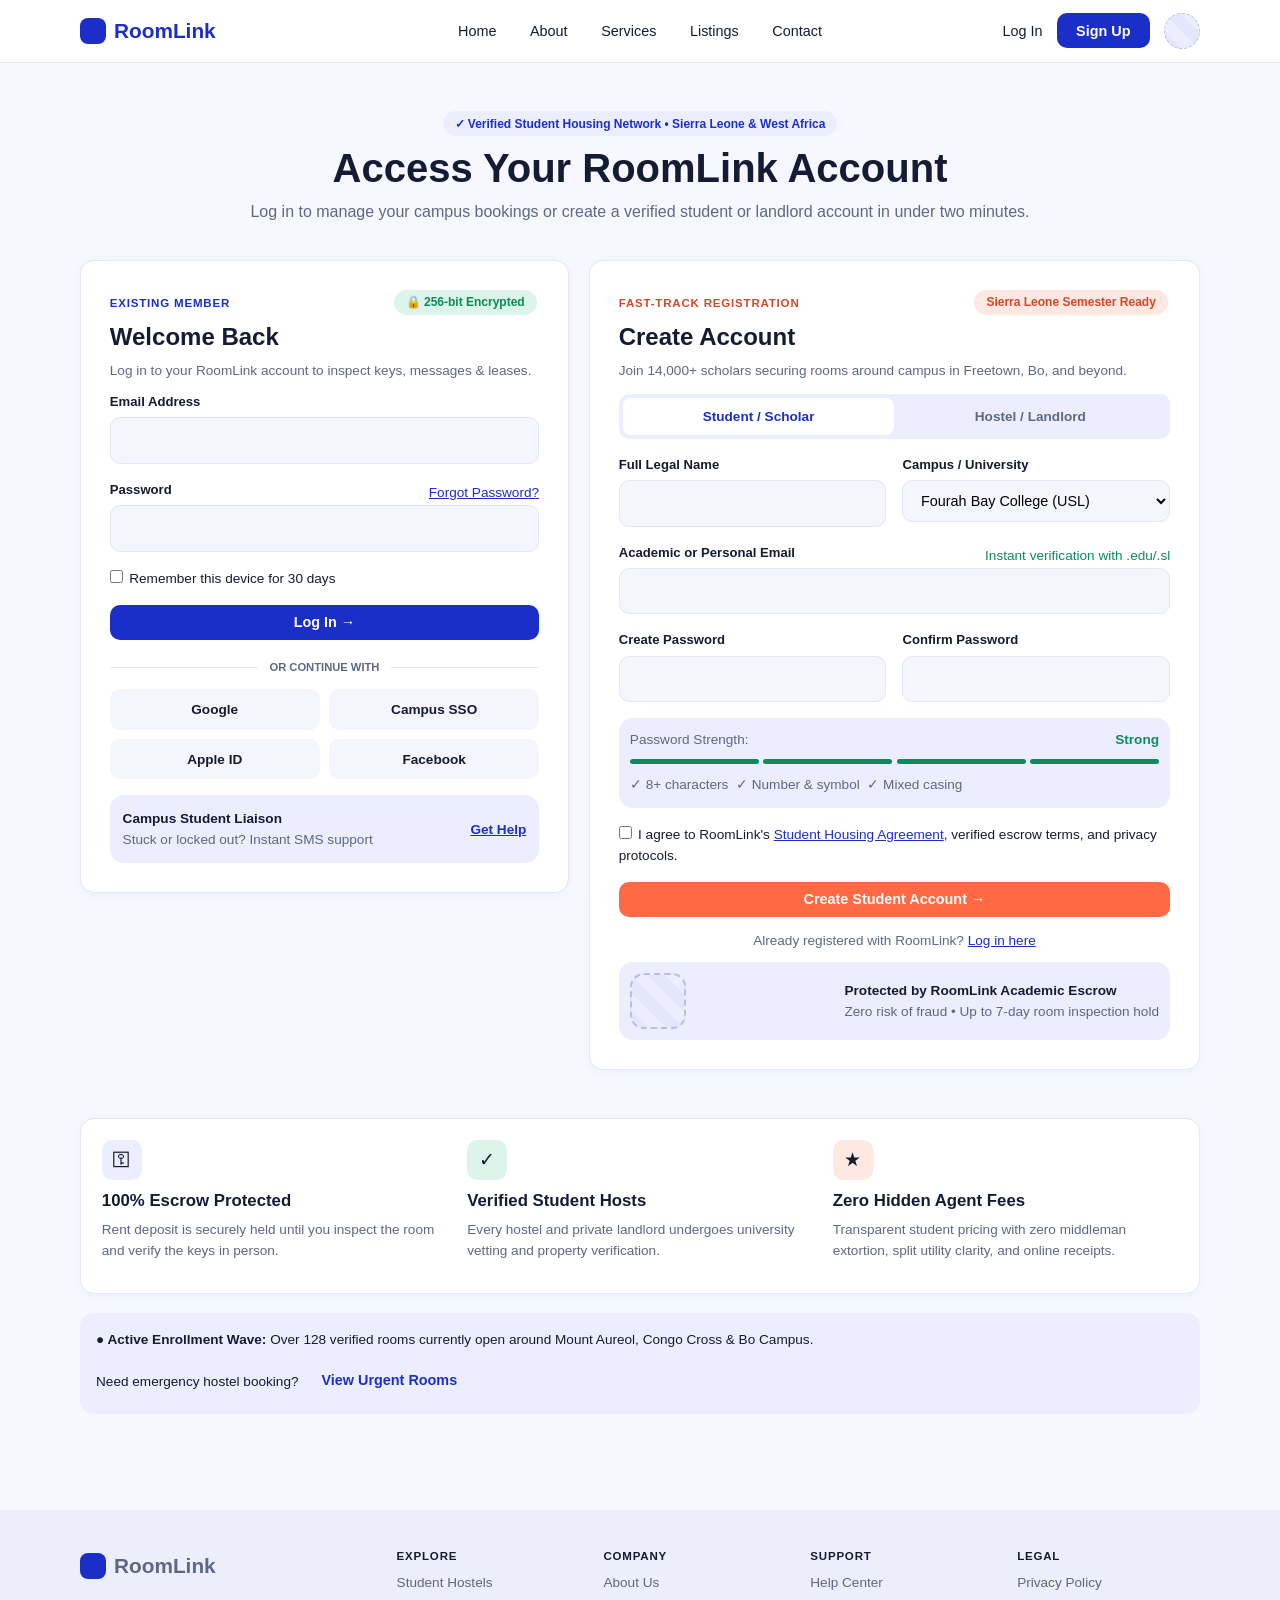
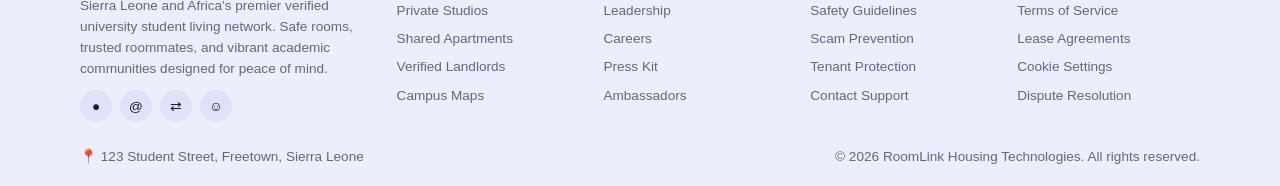
<file: login.html>
<!DOCTYPE html>
<!-- ROOMLINK: login.html. Comments like this explain each part of the page.
     Edit the text between tags. Class names (e.g. class="card") are styled in css/style.css. -->
<html lang="en">
    <head>
        <meta charset="UTF-8">
        <!-- Makes the page scale correctly on phones. Keep on every page. -->
        <meta name="viewport" content="width=device-width, initial-scale=1">
        <title>Log In / Sign Up | RoomLink</title>
        <meta name="description" content="RoomLink: verified student accommodation in Sierra Leone.">
        <!-- Loads the shared stylesheet. Every page uses the same file. -->
        <link rel="stylesheet" href="css/style.css">
    </head>
    <body>
        <!-- IMAGES: every dashed <div class="ph"> is a placeholder. Replace it with
             <img class="photo" src="images/your-file.jpg" alt="describe the image"> -->

        <!-- HEADER: same on every page; move class="active" to the current page -->
        <header class="site-header">
            <div class="container header-inner">
                <a class="logo" href="index.html"><i></i>RoomLink</a> <button class="menu-toggle" aria-label="Menu" aria-expanded="false">&#9776;</button>
                <!-- MAIN NAVIGATION: one <li> per page. Add a link by copying a <li>. -->
                <nav aria-label="Main">
                    <ul class="nav-list">
                        <li><a href="index.html">Home</a></li>
                        <li><a href="about.html">About</a></li>
                        <li><a href="services.html">Services</a></li>
                        <li><a href="listings.html">Listings</a></li>
                        <li><a href="contact.html">Contact</a></li>
                        <li class="mob"><a href="login.html">Log In</a></li>
                        <li class="mob"><a href="login.html">Sign Up</a></li>
                    </ul>
                </nav>
                <!-- Right side of the header: login link, sign-up button and profile photo placeholder. -->
                <div class="auth">
                    <a href="login.html">Log In</a><a class="btn" href="login.html">Sign Up</a>
                    <div class="ph round avatar" title="Profile photo"></div>
                </div>
            </div>
        </header>

        <!-- MAIN: everything between here and </main> is unique to this page. -->
        <main>
            <section class="container section center" style="padding-bottom:1.5rem">
                <span class="pill">&#10003; Verified Student Housing Network &bull; Sierra Leone &amp; West Africa</span>
                <h1>Access Your RoomLink Account</h1>
                <p class="muted">Log in to manage your campus bookings or create a verified student or landlord account in under two minutes.</p>
            </section>

            <!-- Two cards side by side: Log In (left) and Create Account (right). -->
            <section class="container grid cols-login" style="align-items:start">
                <!-- LOGIN: a real login needs a backend -->
                <form class="card" action="#" method="post" style="padding:1.8rem">
                    <div class="row"><span class="label">Existing Member</span><span class="pill g">&#128274; 256-bit Encrypted</span></div>
                    <h2 style="font-size:1.5rem">Welcome Back</h2>
                    <p class="muted sm">Log in to your RoomLink account to inspect keys, messages &amp; leases.</p>
                    <div class="fg"><label for="le">Email Address</label><input id="le" type="email" required></div>
                    <div class="fg">
                        <div class="row"><label for="lp">Password</label><a href="#" class="sm">Forgot Password?</a></div>
                        <input id="lp" type="password" required>
                    </div>
                    <label class="sm fg" style="font-weight:500"><input type="checkbox">Remember this device for 30 days</label> <button class="btn block" type="submit">Log In &rarr;</button>
                    <!-- 'OR CONTINUE WITH' divider, then the social sign-in buttons. -->
                    <div class="or">OR CONTINUE WITH</div>
                    <div class="sso"><a href="#">Google</a><a href="#">Campus SSO</a><a href="#">Apple ID</a><a href="#">Facebook</a></div>
                    <div class="strip row" style="padding:.8rem;margin-top:1rem"><span class="sm"><strong>Campus Student Liaison</strong><br><span class="muted">Stuck or locked out? Instant SMS support</span></span><a href="contact.html" class="sm"><strong>Get Help</strong></a></div>
                </form>
                <form class="card" action="#" method="post" style="padding:1.8rem">
                    <div class="row"><span class="label o">Fast-Track Registration</span><span class="pill o">Sierra Leone Semester Ready</span></div>
                    <h2 style="font-size:1.5rem">Create Account</h2>
                    <p class="muted sm">Join 14,000+ scholars securing rooms around campus in Freetown, Bo, and beyond.</p>
                    <!-- Student / Landlord tabs. Visual only; switching forms needs JavaScript. -->
                    <div class="tabs"><a class="on" href="#">Student / Scholar</a><a href="#">Hostel / Landlord</a></div>
                    <div class="two fg">
                        <div><label for="sn">Full Legal Name</label><input id="sn" required></div>
                        <div>
                            <label for="sc">Campus / University</label>
                            <select id="sc">
                                <option>Fourah Bay College (USL)</option>
                                <option>Njala University</option>
                            </select>
                        </div>
                    </div>
                    <div class="fg">
                        <div class="row"><label for="se">Academic or Personal Email</label><span class="sm" style="color:var(--green)">Instant verification with .edu/.sl</span></div>
                        <input id="se" type="email" required>
                    </div>
                    <div class="two fg">
                        <div><label for="sp">Create Password</label><input id="sp" type="password" minlength="8" required></div>
                        <div><label for="sq">Confirm Password</label><input id="sq" type="password" minlength="8" required></div>
                    </div>
                    <!-- Password strength meter (static example). -->
                    <div class="strip" style="padding:.7rem">
                        <div class="row sm"><span class="muted">Password Strength:</span><strong style="color:var(--green)">Strong</strong></div>
                        <div class="strength"><i></i><i></i><i></i><i></i></div>
                        <span class="sm muted">&#10003; 8+ characters &nbsp;&#10003; Number &amp; symbol &nbsp;&#10003; Mixed casing</span>
                    </div>
                    <label class="sm fg" style="font-weight:500;margin-top:1rem"><input type="checkbox" required>I agree to RoomLink's <a href="#">Student Housing Agreement</a>, verified escrow terms, and privacy protocols.</label> <button class="btn orange block" type="submit">Create Student Account &rarr;</button>
                    <p class="center sm muted" style="margin-top:.8rem">Already registered with RoomLink? <a href="#">Log in here</a></p>
                    <div class="strip row" style="padding:.7rem;flex-wrap:nowrap;gap:.8rem">
                        <div class="ph sq" style="width:56px;height:56px;flex:none"></div>
                        <span class="sm"><strong>Protected by RoomLink Academic Escrow</strong><br><span class="muted">Zero risk of fraud &bull; Up to 7-day room inspection hold</span></span>
                    </div>
                </form>
            </section>

            <!-- Three benefit points and the enrollment notice. -->
            <section class="container section">
                <div class="card grid g3">
                    <div>
                        <div class="icon">&#9919;</div>
                        <h3>100% Escrow Protected</h3>
                        <p class="muted sm">Rent deposit is securely held until you inspect the room and verify the keys in person.</p>
                    </div>
                    <div>
                        <div class="icon g">&#10003;</div>
                        <h3>Verified Student Hosts</h3>
                        <p class="muted sm">Every hostel and private landlord undergoes university vetting and property verification.</p>
                    </div>
                    <div>
                        <div class="icon o">&#9733;</div>
                        <h3>Zero Hidden Agent Fees</h3>
                        <p class="muted sm">Transparent student pricing with zero middleman extortion, split utility clarity, and online receipts.</p>
                    </div>
                </div>
                <div class="strip row" style="margin-top:1.2rem;padding:1rem"><span class="sm"><strong>&#9679; Active Enrollment Wave:</strong> Over 128 verified rooms currently open around Mount Aureol, Congo Cross &amp; Bo Campus.</span><span class="sm">Need emergency hostel booking? <a class="btn light" href="listings.html">View Urgent Rooms</a></span></div>
            </section>
        </main>

        <!-- FOOTER: same on every page -->
        <footer class="site-footer">
            <div class="container">
                <div class="fgrid">
                    <div>
                        <a class="logo" href="index.html"><i></i>RoomLink</a>
                        <p class="muted" style="margin-top:.8rem">Sierra Leone and Africa's premier verified university student living network. Safe rooms, trusted roommates, and vibrant academic communities designed for peace of mind.</p>
                        <div class="socials"><span>&#9679;</span><span>@</span><span>&#8644;</span><span>&#9786;</span></div>
                    </div>
                    <div>
                        <h3>EXPLORE</h3>
                        <ul>
                            <li><a href="#">Student Hostels</a></li>
                            <li><a href="#">Private Studios</a></li>
                            <li><a href="#">Shared Apartments</a></li>
                            <li><a href="#">Verified Landlords</a></li>
                            <li><a href="#">Campus Maps</a></li>
                        </ul>
                    </div>
                    <div>
                        <h3>COMPANY</h3>
                        <ul>
                            <li><a href="#">About Us</a></li>
                            <li><a href="#">Leadership</a></li>
                            <li><a href="#">Careers</a></li>
                            <li><a href="#">Press Kit</a></li>
                            <li><a href="#">Ambassadors</a></li>
                        </ul>
                    </div>
                    <div>
                        <h3>SUPPORT</h3>
                        <ul>
                            <li><a href="#">Help Center</a></li>
                            <li><a href="#">Safety Guidelines</a></li>
                            <li><a href="#">Scam Prevention</a></li>
                            <li><a href="#">Tenant Protection</a></li>
                            <li><a href="#">Contact Support</a></li>
                        </ul>
                    </div>
                    <div>
                        <h3>LEGAL</h3>
                        <ul>
                            <li><a href="#">Privacy Policy</a></li>
                            <li><a href="#">Terms of Service</a></li>
                            <li><a href="#">Lease Agreements</a></li>
                            <li><a href="#">Cookie Settings</a></li>
                            <li><a href="#">Dispute Resolution</a></li>
                        </ul>
                    </div>
                </div>
                <div class="copy"><span>&#128205; 123 Student Street, Freetown, Sierra Leone</span><span>&copy; 2026 RoomLink Housing Technologies. All rights reserved.</span></div>
            </div>
        </footer>

        <!-- JavaScript for the mobile menu (see js/main.js). -->
        <script src="js/main.js"></script>
    </body>
</html>
</file>
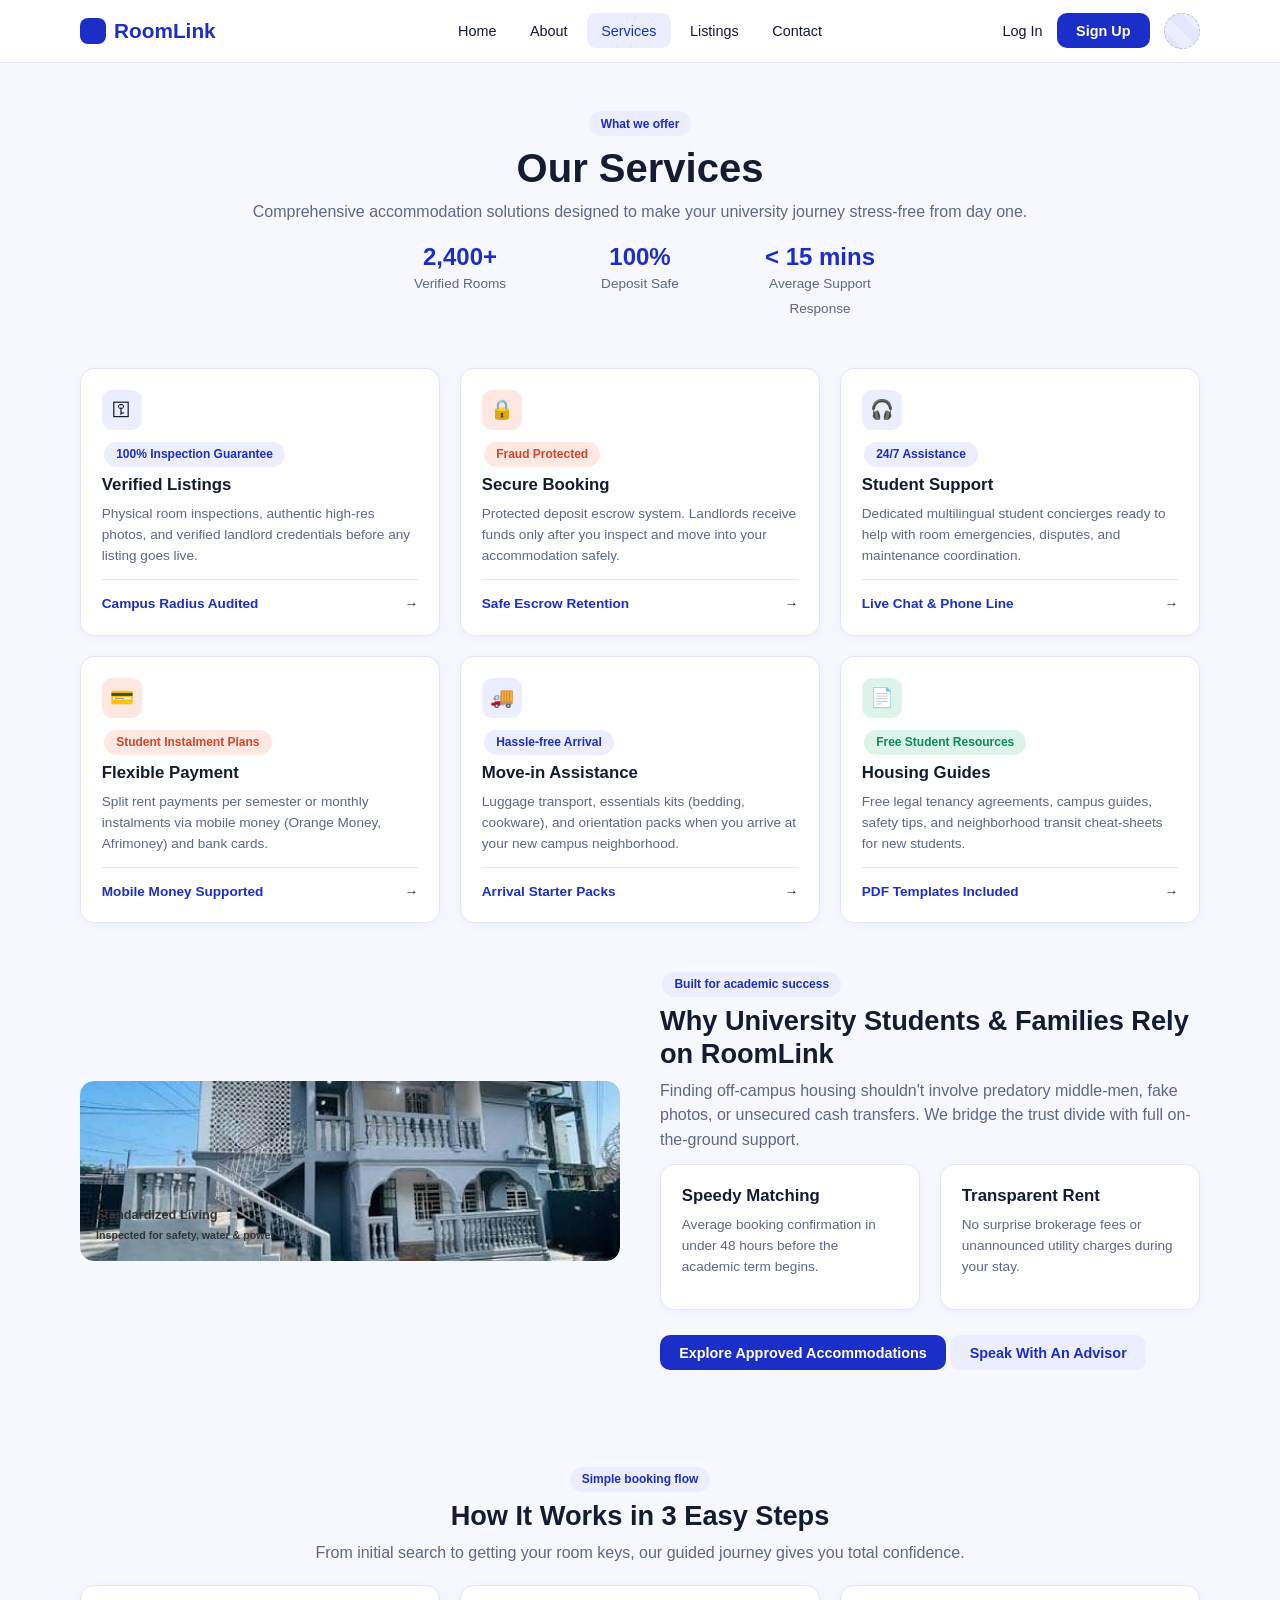
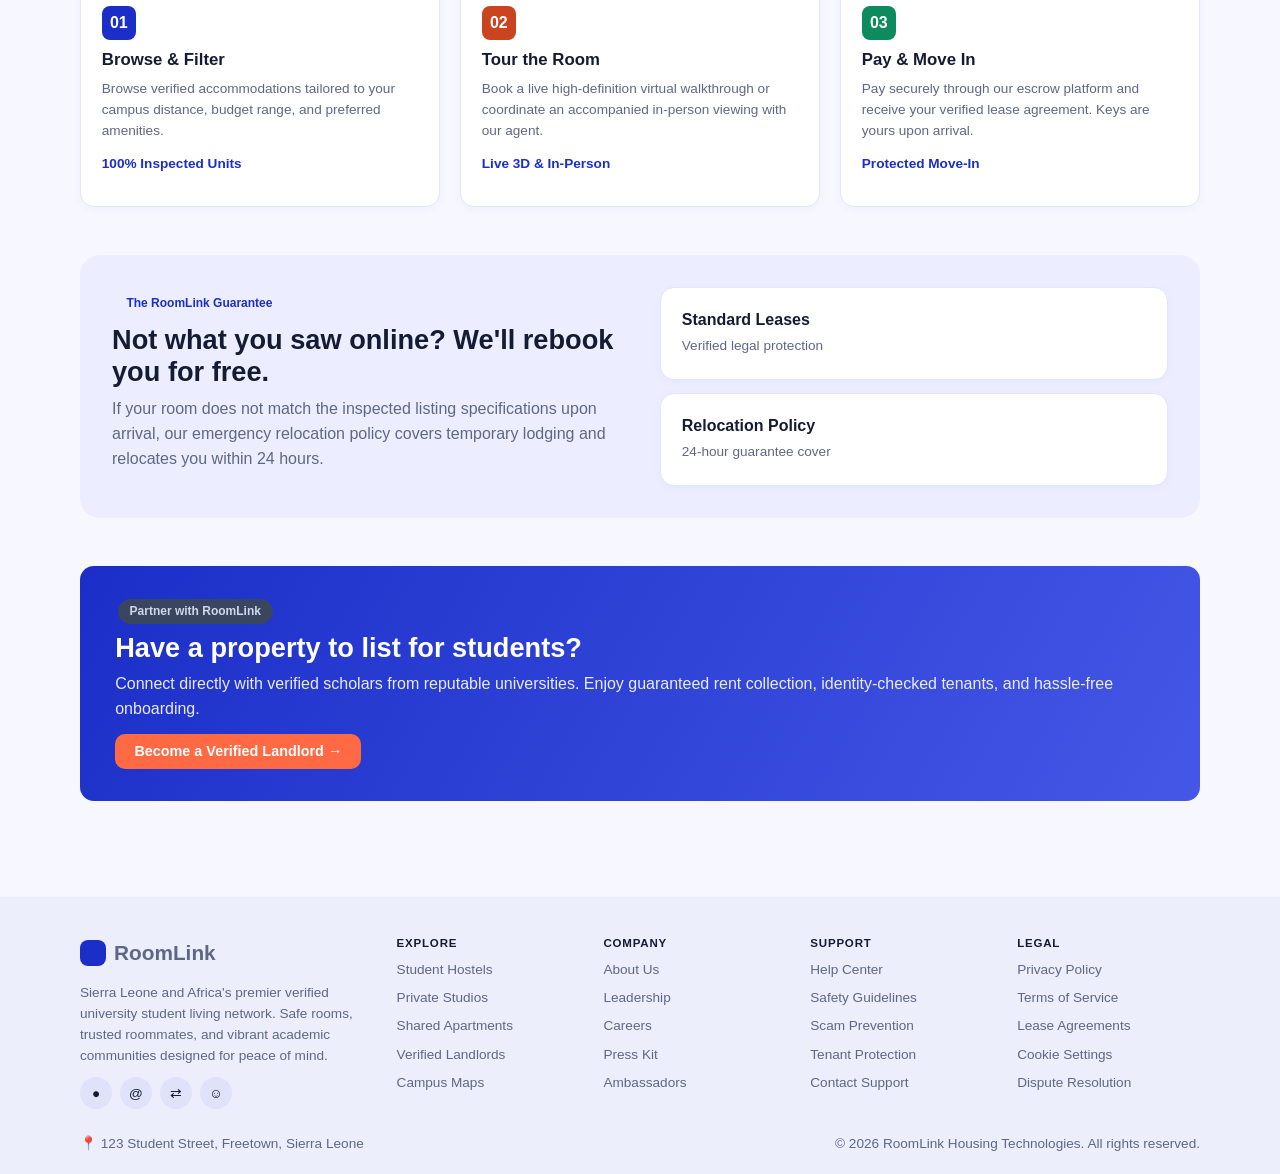
<file: services.html>
<!DOCTYPE html>
<html lang="en">
    <head>
        <meta charset="UTF-8">
        <meta name="viewport" content="width=device-width, initial-scale=1">
        <title>Services | RoomLink</title>
        <meta name="description" content="RoomLink: verified student accommodation in Sierra Leone.">
        <link rel="stylesheet" href="css/style.css">
    </head>
    <body>       
        <!-- HEADER:-->
        <header class="site-header">
            <div class="container header-inner">
                <a class="logo" href="index.html"><i></i>RoomLink</a> <button class="menu-toggle" aria-label="Menu" aria-expanded="false">&#9776;</button>
                <!-- MAIN NAVIGATION: -->
                <nav aria-label="Main">
                    <ul class="nav-list">
                        <li><a href="index.html">Home</a></li>
                        <li><a href="about.html">About</a></li>
                        <li><a href="services.html" class="active" aria-current="page">Services</a></li>
                        <li><a href="listings.html">Listings</a></li>
                        <li><a href="contact.html">Contact</a></li>
                        <li class="mob"><a href="login.html">Log In</a></li>
                        <li class="mob"><a href="login.html">Sign Up</a></li>
                    </ul>
                </nav>
                <!-- Right side of the header: login link, sign-up button and profile photo placeholder. -->
                <div class="auth">
                    <a href="login.html">Log In</a><a class="btn" href="login.html">Sign Up</a>
                    <div class="ph round avatar" title="Profile photo"></div>
                </div>
            </div>
        </header>

        <!-- MAIN:-->
        <main>
            <section class="container section center">
                <span class="pill">What we offer</span>
                <h1>Our Services</h1>
                <p class="muted">Comprehensive accommodation solutions designed to make your university journey stress-free from day one.</p>
                <!-- Three small statistics centred under the heading. -->
                <div class="grid g3 keep" style="max-width:520px;margin:1.2rem auto 0">
                    <div>
                        <div class="stat blue-text" style="font-size:1.5rem">2,400+</div>
                        <span class="sm muted">Verified Rooms</span>
                    </div>
                    <div>
                        <div class="stat blue-text" style="font-size:1.5rem">100%</div>
                        <span class="sm muted">Deposit Safe</span>
                    </div>
                    <div>
                        <div class="stat blue-text" style="font-size:1.5rem">&lt; 15 mins</div>
                        <span class="sm muted">Average Support Response</span>
                    </div>
                </div>
            </section>

            <!-- SERVICE CARDS: -->
            <section class="container">
                <div class="grid g3">
                    <article class="card">
                        <div class="icon ">&#9919;</div>
                        <br><span class="pill ">100% Inspection Guarantee</span>
                        <h3>Verified Listings</h3>
                        <p class="muted sm">Physical room inspections, authentic high-res photos, and verified landlord credentials before any listing goes live.</p>
                        <hr style="border:0;border-top:1px solid var(--line);margin:.8rem 0">
                        <div class="row sm"><strong class="blue-text">Campus Radius Audited</strong><span>&rarr;</span></div>
                    </article>
                    <article class="card">
                        <div class="icon o">&#128274;</div>
                        <br><span class="pill o">Fraud Protected</span>
                        <h3>Secure Booking</h3>
                        <p class="muted sm">Protected deposit escrow system. Landlords receive funds only after you inspect and move into your accommodation safely.</p>
                        <hr style="border:0;border-top:1px solid var(--line);margin:.8rem 0">
                        <div class="row sm"><strong class="blue-text">Safe Escrow Retention</strong><span>&rarr;</span></div>
                    </article>
                    <article class="card">
                        <div class="icon ">&#127911;</div>
                        <br><span class="pill ">24/7 Assistance</span>
                        <h3>Student Support</h3>
                        <p class="muted sm">Dedicated multilingual student concierges ready to help with room emergencies, disputes, and maintenance coordination.</p>
                        <hr style="border:0;border-top:1px solid var(--line);margin:.8rem 0">
                        <div class="row sm"><strong class="blue-text">Live Chat &amp; Phone Line</strong><span>&rarr;</span></div>
                    </article>
                    <article class="card">
                        <div class="icon o">&#128179;</div>
                        <br><span class="pill o">Student Instalment Plans</span>
                        <h3>Flexible Payment</h3>
                        <p class="muted sm">Split rent payments per semester or monthly instalments via mobile money (Orange Money, Afrimoney) and bank cards.</p>
                        <hr style="border:0;border-top:1px solid var(--line);margin:.8rem 0">
                        <div class="row sm"><strong class="blue-text">Mobile Money Supported</strong><span>&rarr;</span></div>
                    </article>
                    <article class="card">
                        <div class="icon ">&#128666;</div>
                        <br><span class="pill ">Hassle-free Arrival</span>
                        <h3>Move-in Assistance</h3>
                        <p class="muted sm">Luggage transport, essentials kits (bedding, cookware), and orientation packs when you arrive at your new campus neighborhood.</p>
                        <hr style="border:0;border-top:1px solid var(--line);margin:.8rem 0">
                        <div class="row sm"><strong class="blue-text">Arrival Starter Packs</strong><span>&rarr;</span></div>
                    </article>
                    <article class="card">
                        <div class="icon g">&#128196;</div>
                        <br><span class="pill g">Free Student Resources</span>
                        <h3>Housing Guides</h3>
                        <p class="muted sm">Free legal tenancy agreements, campus guides, safety tips, and neighborhood transit cheat-sheets for new students.</p>
                        <hr style="border:0;border-top:1px solid var(--line);margin:.8rem 0">
                        <div class="row sm"><strong class="blue-text">PDF Templates Included</strong><span>&rarr;</span></div>
                    </article>
                </div>
            </section>
            <section class="container section">
                <div class="split">
                    <div class="ph has-img">
                        <img class="photo" src="images/standardized-living.jpeg" alt="Standardized Living inspected student housing" loading="lazy">
                        <div class="over" style="position:absolute;bottom:1rem;left:1rem;color:#333;font-weight:700;text-align:left">Standardized Living<br><small>Inspected for safety, water &amp; power</small></div>
                    </div>
                    <div>
                        <span class="pill">Built for academic success</span>
                        <h2>Why University Students &amp; Families Rely on RoomLink</h2>
                        <p class="muted">Finding off-campus housing shouldn't involve predatory middle-men, fake photos, or unsecured cash transfers. We bridge the trust divide with full on-the-ground support.</p>
                        <div class="grid g2">
                            <div class="card">
                                <h3>Speedy Matching</h3>
                                <p class="muted sm">Average booking confirmation in under 48 hours before the academic term begins.</p>
                            </div>
                            <div class="card">
                                <h3>Transparent Rent</h3>
                                <p class="muted sm">No surprise brokerage fees or unannounced utility charges during your stay.</p>
                            </div>
                        </div>
                        <br><a class="btn" href="listings.html">Explore Approved Accommodations</a> <a class="btn light" href="contact.html">Speak With An Advisor</a>
                    </div>
                </div>
            </section>
            <section class="container section center">
                <span class="pill">Simple booking flow</span>
                <h2>How It Works in 3 Easy Steps</h2>
                <p class="muted">From initial search to getting your room keys, our guided journey gives you total confidence.</p>
                <div class="grid g3" style="text-align:left;margin-top:1.2rem">
                    <!-- STEP CARD: numbered square (01/02/03), title, description. -->
                    <div class="card">
                        <div class="stepnum ">01</div>
                        <h3>Browse &amp; Filter</h3>
                        <p class="muted sm">Browse verified accommodations tailored to your campus distance, budget range, and preferred amenities.</p>
                        <p class="sm blue-text"><strong>100% Inspected Units</strong></p>
                    </div>
                    <div class="card">
                        <div class="stepnum o">02</div>
                        <h3>Tour the Room</h3>
                        <p class="muted sm">Book a live high-definition virtual walkthrough or coordinate an accompanied in-person viewing with our agent.</p>
                        <p class="sm blue-text"><strong>Live 3D &amp; In-Person</strong></p>
                    </div>
                    <div class="card">
                        <div class="stepnum g">03</div>
                        <h3>Pay &amp; Move In</h3>
                        <p class="muted sm">Pay securely through our escrow platform and receive your verified lease agreement. Keys are yours upon arrival.</p>
                        <p class="sm blue-text"><strong>Protected Move-In</strong></p>
                    </div>
                </div>
            </section>

            <!-- Light purple guarantee panel. -->
            <section class="container">
                <div class="mapbox split">
                    <div>
                        <span class="pill">The RoomLink Guarantee</span>
                        <h2>Not what you saw online? We'll rebook you for free.</h2>
                        <p class="muted">If your room does not match the inspected listing specifications upon arrival, our emergency relocation policy covers temporary lodging and relocates you within 24 hours.</p>
                    </div>
                    <div>
                        <div class="card" style="margin-bottom:.8rem"><strong>Standard Leases</strong><br><span class="sm muted">Verified legal protection</span></div>
                        <div class="card"><strong>Relocation Policy</strong><br><span class="sm muted">24-hour guarantee cover</span></div>
                    </div>
                </div>
            </section>
            <section class="container section">
                <!-- Landlord call-to-action banner. -->
                <div class="cta-band row">
                    <div>
                        <span class="pill dk">Partner with RoomLink</span>
                        <h2>Have a property to list for students?</h2>
                        <p>Connect directly with verified scholars from reputable universities. Enjoy guaranteed rent collection, identity-checked tenants, and hassle-free onboarding.</p>
                    </div>
                    <a class="btn orange" href="contact.html">Become a Verified Landlord &rarr;</a>
                </div>
            </section>
        </main>

        <!-- FOOTER: same on every page -->
        <footer class="site-footer">
            <div class="container">
                <div class="fgrid">
                    <div>
                        <a class="logo" href="index.html"><i></i>RoomLink</a>
                        <p class="muted" style="margin-top:.8rem">Sierra Leone and Africa's premier verified university student living network. Safe rooms, trusted roommates, and vibrant academic communities designed for peace of mind.</p>
                        <div class="socials"><span>&#9679;</span><span>@</span><span>&#8644;</span><span>&#9786;</span></div>
                    </div>
                    <div>
                        <h3>EXPLORE</h3>
                        <ul>
                            <li><a href="#">Student Hostels</a></li>
                            <li><a href="#">Private Studios</a></li>
                            <li><a href="#">Shared Apartments</a></li>
                            <li><a href="#">Verified Landlords</a></li>
                            <li><a href="#">Campus Maps</a></li>
                        </ul>
                    </div>
                    <div>
                        <h3>COMPANY</h3>
                        <ul>
                            <li><a href="#">About Us</a></li>
                            <li><a href="#">Leadership</a></li>
                            <li><a href="#">Careers</a></li>
                            <li><a href="#">Press Kit</a></li>
                            <li><a href="#">Ambassadors</a></li>
                        </ul>
                    </div>
                    <div>
                        <h3>SUPPORT</h3>
                        <ul>
                            <li><a href="#">Help Center</a></li>
                            <li><a href="#">Safety Guidelines</a></li>
                            <li><a href="#">Scam Prevention</a></li>
                            <li><a href="#">Tenant Protection</a></li>
                            <li><a href="#">Contact Support</a></li>
                        </ul>
                    </div>
                    <div>
                        <h3>LEGAL</h3>
                        <ul>
                            <li><a href="#">Privacy Policy</a></li>
                            <li><a href="#">Terms of Service</a></li>
                            <li><a href="#">Lease Agreements</a></li>
                            <li><a href="#">Cookie Settings</a></li>
                            <li><a href="#">Dispute Resolution</a></li>
                        </ul>
                    </div>
                </div>
                <div class="copy"><span>&#128205; 123 Student Street, Freetown, Sierra Leone</span><span>&copy; 2026 RoomLink Housing Technologies. All rights reserved.</span></div>
            </div>
        </footer>

        <!-- JavaScript for the mobile menu (see js/main.js). -->
        <script src="js/main.js"></script>
    </body>
</html>
</file>
<file: css/style.css>
/* ===== ROOMLINK style.css: shared by ALL pages =====
   HOW TO READ THIS FILE: each rule below has a comment above it saying what it styles.
   HOW TO EDIT: change colours/fonts in :root first, then tweak individual rules.
   Class names in the HTML (e.g. class="card") match the selectors here (.card).
   1 Tokens  2 Base  3 Header  4 Components  5 Page sections  6 Footer  7 Responsive */
/* 1. TOKENS: change colours/fonts here */
/* Design tokens. Change a value here and every rule that uses var(--name) updates. */
:root {
    --blue: #1b2fc8;
    --blue-d: #1423a3;
    --lav: #eceeff;
    --bg: #f6f7ff;
    --orange: #ff6a45;
    --green: #0e8a5f;
    --navy: #262f45;
    --text: #151b33;
    --muted: #5f6784;
    --line: #e3e6f4;
    --r: 14px;
    --w: 1120px;
    --font: "Segoe UI",Roboto,Arial,sans-serif;
}

/* 2. BASE */
/* Reset: remove default browser spacing and make width include padding/border. */
* {
    box-sizing: border-box;
    margin: 0;
    padding: 0;
}

/* Default font, text colour, page background and line spacing for the whole site. */
body {
    font-family: var(--font);
    color: var(--text);
    background: var(--bg);
    line-height: 1.55;
    font-size: 1rem;
}

/* Images never overflow their box (important for phones). */
img {
    max-width: 100%;
    display: block;
}

a {
    color: var(--blue);
}

p {
    margin-bottom: .7rem;
}

ul {
    list-style: none;
}

/* Heading sizes. Use only one <h1> per page. */
h1,
h2,
h3 {
    line-height: 1.2;
    margin-bottom: .5rem;
}

h1 {
    font-size: 2.5rem;
    font-weight: 800;
}

h2 {
    font-size: 1.7rem;
    font-weight: 800;
}

h3 {
    font-size: 1.05rem;
}

/* Orange outline shows keyboard users which element is selected (accessibility). */
:focus-visible {
    outline: 3px solid var(--orange);
    outline-offset: 2px;
}

/* Centres page content and limits its width. Wrap every section's content in this. */
.container {
    width: 92%;
    max-width: var(--w);
    margin: 0 auto;
}

/* Vertical padding between page sections. */
.section {
    padding: 3rem 0;
}

/* Utility classes: .center centres text, .muted greys it, .sm makes it smaller. */
.center {
    text-align: center;
}

.muted {
    color: var(--muted);
}

.sm {
    font-size: .85rem;
}

/* Utility: .blue-text colours text blue; .grid turns a box into a grid layout. */
.blue-text {
    color: var(--blue);
}

.grid {
    display: grid;
    gap: 1.25rem;
}

/* Column helpers: g2 = 2 columns, g3 = 3, g4 = 4 (used with .grid). */
.g2 {
    grid-template-columns: repeat(2,1fr);
}

.g3 {
    grid-template-columns: repeat(3,1fr);
}

.g4 {
    grid-template-columns: repeat(4,1fr);
}

/* Two equal columns (text on one side, image on the other). */
.split {
    display: grid;
    grid-template-columns: 1fr 1fr;
    gap: 2.5rem;
    align-items: center;
}

/* Flex row: puts items side by side with space between them, wraps on small screens. */
.row {
    display: flex;
    justify-content: space-between;
    align-items: center;
    gap: .75rem;
    flex-wrap: wrap;
}

/* IMAGE PLACEHOLDER: replace each <div class="ph"> with <img src="images/your-photo.jpg" alt="..."> */
/* IMAGE PLACEHOLDER box (dashed). Replace the <div class="ph"> in the HTML with a real <img>. */
.ph {
    background: repeating-linear-gradient(45deg,#e4e7fb,#e4e7fb 12px,#eceeff 12px,#eceeff 24px);
    border: 2px dashed #b7bdea;
    border-radius: var(--r);
    display: flex;
    align-items: center;
    justify-content: center;
    color: #6a72b8;
    font-size: .8rem;
    text-align: center;
    min-height: 180px;
    width: 100%;
    position: relative;
}

.ph.round {
    border-radius: 50%;
    min-height: 0;
    aspect-ratio: 1;
}

.ph.sq {
    min-height: 0;
}

/* when you swap in a real <img>, give it class="photo" to keep the same size/crop */
/* Add class="photo" to your real <img> so it fills the same space and crops neatly. */
.photo {
    width: 100%;
    height: 100%;
    object-fit: cover;
    border-radius: var(--r);
}

/* 3. HEADER */
/* Top bar. 'sticky' keeps it visible while scrolling. */
.site-header {
    background: #fff;
    border-bottom: 1px solid var(--line);
    position: sticky;
    top: 0;
    z-index: 20;
}

/* 3-column layout: logo | nav | login buttons. */
.header-inner {
    display: grid;
    grid-template-columns: 1fr auto 1fr;
    align-items: center;
    padding: .8rem 0;
    gap: 1rem;
}

/* RoomLink logo text and the small blue square icon (the <i> tag). */
.logo {
    font-weight: 800;
    font-size: 1.3rem;
    color: var(--blue);
    text-decoration: none;
    display: flex;
    align-items: center;
    gap: .5rem;
}

.logo i {
    width: 26px;
    height: 26px;
    border-radius: 8px;
    background: var(--blue);
    display: inline-block;
}

/* Navigation links in a row. */
.nav-list {
    display: flex;
    gap: .3rem;
}

.nav-list a {
    display: block;
    padding: .4rem .9rem;
    border-radius: 9px;
    color: var(--text);
    text-decoration: none;
    font-size: .9rem;
    font-weight: 500;
}

/* Hover/current-page style: light purple pill. .active is set in the HTML. */
.nav-list a:hover,
.nav-list a.active {
    background: var(--lav);
    color: var(--blue);
}

/* Log In link, Sign Up button and profile picture on the right. */
.auth {
    display: flex;
    gap: .9rem;
    align-items: center;
    justify-content: flex-end;
}

.auth>a:first-child {
    text-decoration: none;
    color: var(--text);
    font-size: .9rem;
    font-weight: 500;
}

/* Small round profile picture placeholder in the header. */
.avatar {
    width: 36px;
    height: 36px;
    min-height: 0;
    border-radius: 50%;
    border-width: 1px;
}

/* Hamburger button. Hidden on desktop, shown on phones (see the media query at the bottom). */
.menu-toggle {
    display: none;
    background: none;
    border: 1px solid var(--line);
    border-radius: 8px;
    font-size: 1.3rem;
    padding: .15rem .65rem;
    justify-self: end;
}

/* 4. COMPONENTS */
/* BUTTON style. Variants: .orange, .light, .white, .block (full width). */
.btn {
    display: inline-block;
    padding: .6rem 1.2rem;
    border: 0;
    border-radius: 10px;
    background: var(--blue);
    color: #fff;
    font: 600 .9rem var(--font);
    text-decoration: none;
    cursor: pointer;
    text-align: center;
}

.btn:hover {
    background: var(--blue-d);
}

.btn.orange {
    background: var(--orange);
}

.btn.orange:hover {
    background: #e65430;
}

.btn.light {
    background: var(--lav);
    color: var(--blue);
}

.btn.white {
    background: #fff;
    color: var(--blue);
}

.btn.block {
    width: 100%;
}

/* Small rounded label (e.g. 'Verified'). Variants: .g green, .o orange, .dk dark. */
.pill {
    display: inline-block;
    padding: .2rem .75rem;
    border-radius: 20px;
    font-size: .75rem;
    font-weight: 700;
    background: var(--lav);
    color: var(--blue);
    margin: 0 .15rem .5rem;
}

.pill.g {
    background: #dcf4ea;
    color: var(--green);
}

.pill.o {
    background: #ffe8e1;
    color: #d4482a;
}

.pill.dk {
    background: #3a4560;
    color: #cfd6ee;
}

/* Small uppercase heading above a title. */
.label {
    font-size: .72rem;
    font-weight: 800;
    letter-spacing: .07em;
    text-transform: uppercase;
    color: var(--blue);
    display: block;
    margin-bottom: .4rem;
}

.label.o {
    color: #d4482a;
}

/* White rounded box used for almost everything (cards, forms, info boxes). */
.card {
    background: #fff;
    border: 1px solid var(--line);
    border-radius: var(--r);
    padding: 1.3rem;
    box-shadow: 0 2px 10px #1b2fc80a;
}

/* Square coloured box that holds a symbol/icon. */
.icon {
    width: 40px;
    height: 40px;
    border-radius: 10px;
    background: var(--lav);
    display: inline-flex;
    align-items: center;
    justify-content: center;
    font-size: 1.2rem;
    margin-bottom: .7rem;
}

.icon.o {
    background: #ffe8e1;
}

.icon.g {
    background: #dcf4ea;
}

/* Row of tiny tags (amenities, filters). .chip is one tag. */
.chips {
    display: flex;
    flex-wrap: wrap;
    gap: .4rem;
}

.chip {
    background: var(--lav);
    color: var(--blue);
    border-radius: 6px;
    padding: .15rem .55rem;
    font-size: .72rem;
    font-weight: 600;
}

.chip.gray {
    background: #f0f2fa;
    color: var(--muted);
}

/* Large number used in statistics (e.g. 99%). */
.stat {
    font-size: 2.2rem;
    font-weight: 800;
    line-height: 1.1;
}

/* Light purple highlighted panel. */
.strip {
    background: var(--lav);
    border-radius: var(--r);
    padding: 2rem;
}

/* Blue gradient call-to-action banner. */
.cta-band {
    background: linear-gradient(120deg,var(--blue),#4457e6);
    color: #fff;
    border-radius: var(--r);
    padding: 2rem 2.2rem;
}

.cta-band p {
    opacity: .9;
    margin: 0;
}

/* Dark navy section (home page guarantee band). */
.dark {
    background: var(--navy);
    color: #fff;
}

.dark .muted {
    color: #b7c0db;
}

.dark .card {
    background: #323d58;
    border-color: #46547a;
    box-shadow: none;
}

/* property cards (home + listings) */
/* PROPERTY CARD used on Home and Listings. Image on top, details below. */
.prop {
    padding: 0;
    overflow: hidden;
}

.prop .ph {
    border-radius: 0;
    border: 0;
    border-bottom: 2px dashed #b7bdea;
    min-height: 170px;
}

/* Badges (Verified, Studio...) float over the top-left of the photo. */
.prop .badges {
    position: absolute;
    top: .6rem;
    left: .6rem;
    display: flex;
    gap: .3rem;
}

/* Heart button over the top-right of the photo. */
.prop .heart {
    position: absolute;
    top: .6rem;
    right: .6rem;
    width: 28px;
    height: 28px;
    border-radius: 50%;
    background: #fff;
    display: flex;
    align-items: center;
    justify-content: center;
    font-size: .85rem;
}

/* Distance label (e.g. '7 min to campus') over the bottom-left of the photo. */
.prop .dist {
    position: absolute;
    bottom: .6rem;
    left: .6rem;
    background: #000a;
    color: #fff;
    border-radius: 6px;
    font-size: .72rem;
    padding: .1rem .5rem;
}

/* Text area under the photo. */
.prop .body {
    padding: 1rem 1.1rem 1.2rem;
}

.prop .meta {
    display: flex;
    justify-content: space-between;
    font-size: .72rem;
    font-weight: 700;
}

.prop h3 {
    margin: .3rem 0 .2rem;
    font-size: 1.1rem;
}

/* Price text, e.g. $180 /month. */
.price {
    font-size: 1.4rem;
    font-weight: 800;
}

.price small {
    font-size: .8rem;
    font-weight: 400;
    color: var(--muted);
}

.prop .chips {
    margin: .6rem 0 1rem;
}

/* 5. PAGE SECTIONS */
/* HOME PAGE HERO: badges, headline, big photo. */
.hero {
    padding: 2.5rem 0 0;
    text-align: center;
}

.hero .ph.big {
    min-height: 380px;
    margin-top: 1.8rem;
    border-radius: 20px;
}

/* Text boxes that sit on top of the hero photo (absolute position). */
.hero .over {
    position: absolute;
    color: #222;
    font-size: .75rem;
    background: #fff;
    border-radius: 10px;
    padding: .5rem .8rem;
    text-align: left;
}

.hero .tl {
    top: 1rem;
    left: 1rem;
}

.hero .br {
    bottom: 1rem;
    right: 1rem;
    font-size: 1.3rem;
    font-weight: 800;
}

.hero .bl {
    bottom: 1rem;
    left: 1rem;
    background: none;
    color: #444;
    font-size: 1.3rem;
    font-weight: 800;
    padding: 0;
}

/* Search form that overlaps the bottom of the hero image (negative top margin). */
.searchbar {
    background: #fff;
    border-radius: var(--r);
    padding: 1rem;
    display: grid;
    grid-template-columns: repeat(3,1fr) auto;
    gap: .8rem;
    align-items: end;
    text-align: left;
    box-shadow: 0 12px 30px #1b2fc822;
    width: 88%;
    margin: -2.2rem auto 0;
    position: relative;
    z-index: 2;
}

.searchbar+.chips {
    justify-content: center;
    margin-top: .8rem;
}

/* Light purple rounded panel (map section and guarantee panel). */
.mapbox {
    background: var(--lav);
    border-radius: 20px;
    padding: 2rem;
}

/* LISTINGS: filter sidebar (260px) on the left, results on the right. */
.sidebar-layout {
    display: grid;
    grid-template-columns: 260px 1fr;
    gap: 1.4rem;
    align-items: start;
}

/* Small uppercase headings inside the filter sidebar. */
.filters h3 {
    font-size: .75rem;
    letter-spacing: .07em;
    text-transform: uppercase;
    margin: 1.2rem 0 .6rem;
}

.filters label {
    display: flex;
    justify-content: space-between;
    font-weight: 500;
    font-size: .88rem;
    margin-bottom: .5rem;
}

.filters input[type=checkbox],
.filters input[type=radio] {
    width: auto;
    margin-right: .5rem;
}

.minmax {
    display: grid;
    grid-template-columns: 1fr 1fr;
    gap: .6rem;
}

/* Row of selected filter chips above the results. */
.active-filters {
    display: flex;
    flex-wrap: wrap;
    gap: .5rem;
    margin-bottom: 1rem;
    align-items: center;
    font-size: .75rem;
}

.active-filters .chip {
    background: #fff;
    border: 1px solid var(--line);
}

/* Pagination (Previous 1 2 3 Next). .on marks the current page. */
.pager {
    display: flex;
    gap: .3rem;
    align-items: center;
}

.pager a {
    padding: .3rem .65rem;
    border-radius: 8px;
    text-decoration: none;
    font-size: .85rem;
    color: var(--text);
}

.pager .on {
    background: var(--blue);
    color: #fff;
}

/* Numbered square for the 'How it works' steps. Variants .o and .g change colour. */
.stepnum {
    width: 34px;
    height: 34px;
    border-radius: 8px;
    background: var(--blue);
    color: #fff;
    font-weight: 800;
    display: flex;
    align-items: center;
    justify-content: center;
    margin-bottom: .6rem;
}

.stepnum.o {
    background: #c9441f;
}

.stepnum.g {
    background: var(--green);
}

/* Solid blue mission card on the About page. */
.mission {
    background: var(--blue);
    color: #fff;
    border-radius: var(--r);
    padding: 1.6rem;
}

.team .ph {
    min-height: 200px;
    border-radius: var(--r) var(--r) 0 0;
}

/* Team member card (photo on top, details below). */
.team {
    padding: 0;
    overflow: hidden;
}

.team .body {
    padding: 1rem 1.2rem;
}

/* Short red bar above the About heading. */
.accent-bar {
    width: 50px;
    height: 4px;
    background: #d63c3c;
    margin-bottom: .8rem;
}

/* forms */
/* FORMS: labels, inputs, dropdowns and text areas share one look. */
label {
    display: block;
    font-weight: 600;
    font-size: .82rem;
    margin-bottom: .3rem;
}

input,
select,
textarea {
    width: 100%;
    padding: .7rem .85rem;
    border: 1px solid var(--line);
    border-radius: 10px;
    background: #f4f5fd;
    font: inherit;
    font-size: .9rem;
}

/* Checkboxes and radio buttons keep their natural size. */
input[type=checkbox],
input[type=radio] {
    width: auto;
    margin-right: .4rem;
}

textarea {
    min-height: 110px;
    resize: vertical;
}

/* 'Form group': spacing below each field. .two puts two fields side by side. */
.fg {
    margin-bottom: 1rem;
}

.two {
    display: grid;
    grid-template-columns: 1fr 1fr;
    gap: 1rem;
}

/* Selectable option box (the 'I am a...' choices on the Contact page). */
.opt {
    display: flex;
    align-items: flex-start;
    border: 1px solid var(--line);
    border-radius: 10px;
    padding: .6rem;
    background: #f4f5fd;
    font-weight: 500;
}

/* Student / Landlord tab switch on the sign-up form (visual only). */
.tabs {
    display: grid;
    grid-template-columns: 1fr 1fr;
    background: var(--lav);
    border-radius: 10px;
    padding: .25rem;
    margin: .8rem 0 1rem;
}

.tabs a {
    text-align: center;
    padding: .5rem;
    border-radius: 8px;
    text-decoration: none;
    color: var(--muted);
    font-size: .85rem;
    font-weight: 600;
}

.tabs a.on {
    background: #fff;
    color: var(--blue);
}

/* Password strength bars (4 green segments). */
.strength {
    display: grid;
    grid-template-columns: repeat(4,1fr);
    gap: .3rem;
    margin: .5rem 0;
}

.strength i {
    height: 5px;
    border-radius: 4px;
    background: var(--green);
    display: block;
}

/* 'OR CONTINUE WITH' divider with lines on both sides. */
.or {
    display: flex;
    align-items: center;
    gap: .7rem;
    font-size: .7rem;
    font-weight: 700;
    color: var(--muted);
    margin: 1.2rem 0 .8rem;
}

.or:before,
.or:after {
    content: "";
    flex: 1;
    height: 1px;
    background: var(--line);
}

/* Grid of Google / Apple / Facebook buttons. */
.sso {
    display: grid;
    grid-template-columns: 1fr 1fr;
    gap: .6rem;
}

.sso a {
    background: #f4f5fd;
    border-radius: 10px;
    padding: .6rem;
    text-align: center;
    text-decoration: none;
    color: var(--text);
    font-weight: 600;
    font-size: .85rem;
}

/* FAQ accordion: <details> opens and closes with no JavaScript. */
details {
    background: #fff;
    border: 1px solid var(--line);
    border-radius: 10px;
    padding: .9rem 1.1rem;
    margin-bottom: .6rem;
}

summary {
    font-weight: 600;
    cursor: pointer;
}

/* 6. FOOTER */
/* FOOTER: background and text size. */
.site-footer {
    background: #eceefc;
    padding: 2.5rem 0 1.2rem;
    margin-top: 3rem;
    font-size: .85rem;
}

/* Footer columns: brand column is wider than the 4 link columns. */
.fgrid {
    display: grid;
    grid-template-columns: 1.6fr repeat(4,1fr);
    gap: 1.5rem;
    margin-bottom: 1.5rem;
}

.site-footer h3 {
    font-size: .72rem;
    letter-spacing: .07em;
}

.site-footer li {
    margin-bottom: .45rem;
}

.site-footer a {
    color: var(--muted);
    text-decoration: none;
}

/* Round social icon placeholders. */
.socials {
    display: flex;
    gap: .5rem;
}

.socials span {
    width: 32px;
    height: 32px;
    border-radius: 50%;
    background: #dfe2f8;
    display: flex;
    align-items: center;
    justify-content: center;
}

/* Bottom footer line: address on the left, copyright on the right. */
.copy {
    display: flex;
    justify-content: space-between;
    flex-wrap: wrap;
    gap: .5rem;
    color: var(--muted);
}

/* 7. RESPONSIVE */
/* ===== RESPONSIVE SYSTEM =====
   Desktop-first. Sizes: 1024 = small laptop/tablet landscape, 960 = menu collapses,
   860 = tablet portrait (columns stack), 600 = phone. Change a number to move a breakpoint. */
/* Helpers used everywhere: stop long content from forcing sideways scrolling */
html {
    -webkit-text-size-adjust: 100%;
}

.grid>*,
.split>*,
.row>* {
    min-width: 0;
}

.pager {
    flex-wrap: wrap;
}

/* Special column layouts (kept in CSS, not inline, so media queries can change them) */
.cols-mission {
    grid-template-columns: 1fr 1.4fr;
}

.cols-contact {
    grid-template-columns: 1fr 1.5fr;
}

.cols-login {
    grid-template-columns: 1fr 1.25fr;
}

.span2 {
    grid-column: span 2;
}

.mob {
    display: none;
}

/* Log In / Sign Up links shown inside the phone menu only */
.searchrow {
    flex-wrap: nowrap;
}

/* listings search bar stays on one line on desktop */
/* Small laptops / tablets landscape: 4 columns become 2, listings use 2 per row */
@media (max-width: 1024px) {
    .g4 {
        grid-template-columns: repeat(2,1fr);
    }

    .sidebar-layout .g3 {
        grid-template-columns: repeat(2,1fr);
    }

    .sidebar-layout {
        grid-template-columns: 230px 1fr;
    }
}

/* Menu collapses into the hamburger button */
@media (max-width: 960px) {
    .header-inner {
        grid-template-columns: 1fr auto;
    }

    .auth {
        display: none;
    }

    /* desktop login buttons hidden... */
    .mob {
        display: block;
    }

    /* ...and shown inside the menu instead */
    .menu-toggle {
        display: block;
    }

    .nav-list {
        display: none;
        position: absolute;
        top: 100%;
        left: 0;
        right: 0;
        background: #fff;
        flex-direction: column;
        padding: .5rem 4%;
        border-bottom: 1px solid var(--line);
        box-shadow: 0 10px 20px #0000001a;
    }

    .nav-list.open {
        display: flex;
    }

    .nav-list a {
        padding: .8rem .9rem;
    }

    /* bigger tap targets */
}

/* Tablet portrait: side-by-side layouts stack */
@media (max-width: 860px) {
    h1 {
        font-size: 2rem;
    }

    h2 {
        font-size: 1.5rem;
    }

    .split,
    .sidebar-layout,
    .cols-mission,
    .cols-contact,
    .cols-login {
        grid-template-columns: 1fr;
    }

    .g3,
    .sidebar-layout .g3 {
        grid-template-columns: repeat(2,1fr);
    }

    .searchbar {
        grid-template-columns: 1fr 1fr;
        width: 100%;
    }

    .searchbar .btn {
        grid-column: 1/-1;
    }

    .fgrid {
        grid-template-columns: repeat(2,1fr);
    }

    .fgrid>div:first-child {
        grid-column: 1/-1;
    }

    /* footer brand block spans full width */
    .row {
        justify-content: flex-start;
    }
}

/* Phones: everything single column, larger touch targets */
@media (max-width: 600px) {
    body {
        font-size: .97rem;
    }

    h1 {
        font-size: 1.7rem;
    }

    .section {
        padding: 2rem 0;
    }

    .g2,
    .g3,
    .g4,
    .sidebar-layout .g3,
    .two,
    .searchbar {
        grid-template-columns: 1fr;
    }

    .g3.keep {
        grid-template-columns: repeat(3,1fr);
    }

    /* small stat rows stay 3 across */
    .span2 {
        grid-column: auto;
    }

    .searchrow {
        flex-wrap: wrap;
    }

    .hero .ph.big {
        min-height: 260px;
    }

    .hero .tl {
        display: none;
    }

    /* hide the small hero label on narrow screens */
    .hero .br {
        top: 1rem;
        bottom: auto;
        font-size: 1rem;
    }

    .hero .bl {
        font-size: 1rem;
    }

    .searchbar {
        margin-top: -1.5rem;
    }

    .btn {
        padding: .75rem 1.2rem;
        min-height: 44px;
    }

    /* comfortable thumb size */
    input,
    select,
    textarea {
        font-size: 16px;
    }

    /* stops iPhone zooming into fields */
    .cta-band,
    .mapbox,
    .strip {
        padding: 1.3rem;
    }

    .copy {
        flex-direction: column;
    }
}

/* Keep hero labels clear of the search bar that overlaps the bottom of the photo */
.hero .bl,
.hero .br {
    bottom: 3.4rem;
}

@media (max-width: 600px) {
    .hero .bl {
        bottom: 2.6rem;
    }

    .hero .br {
        bottom: auto;
    }
}

/* REAL PHOTOS: a .ph box that holds an <img class="photo"> loses its dashed placeholder look.
   The photo fills the box and any badges/labels (.over, .badges, .heart, .dist) stay on top. */
.ph.has-img {
    border: 0;
    background: #e4e7fb;
    overflow: hidden;
    align-items: stretch;
}
.ph.has-img > .photo {
    position: absolute;
    inset: 0;
    width: 100%;
    height: 100%;
    border-radius: inherit;
    object-fit: cover;
}
.ph.has-img > *:not(.photo) {
    z-index: 1;
}

/* Hero caption sits on a real photo now, so make it white with a soft shadow to stay readable. */
.hero .ph.has-img .bl {
    color: #fff;
    text-shadow: 0 2px 8px rgba(0,0,0,.65);
}
</file>
